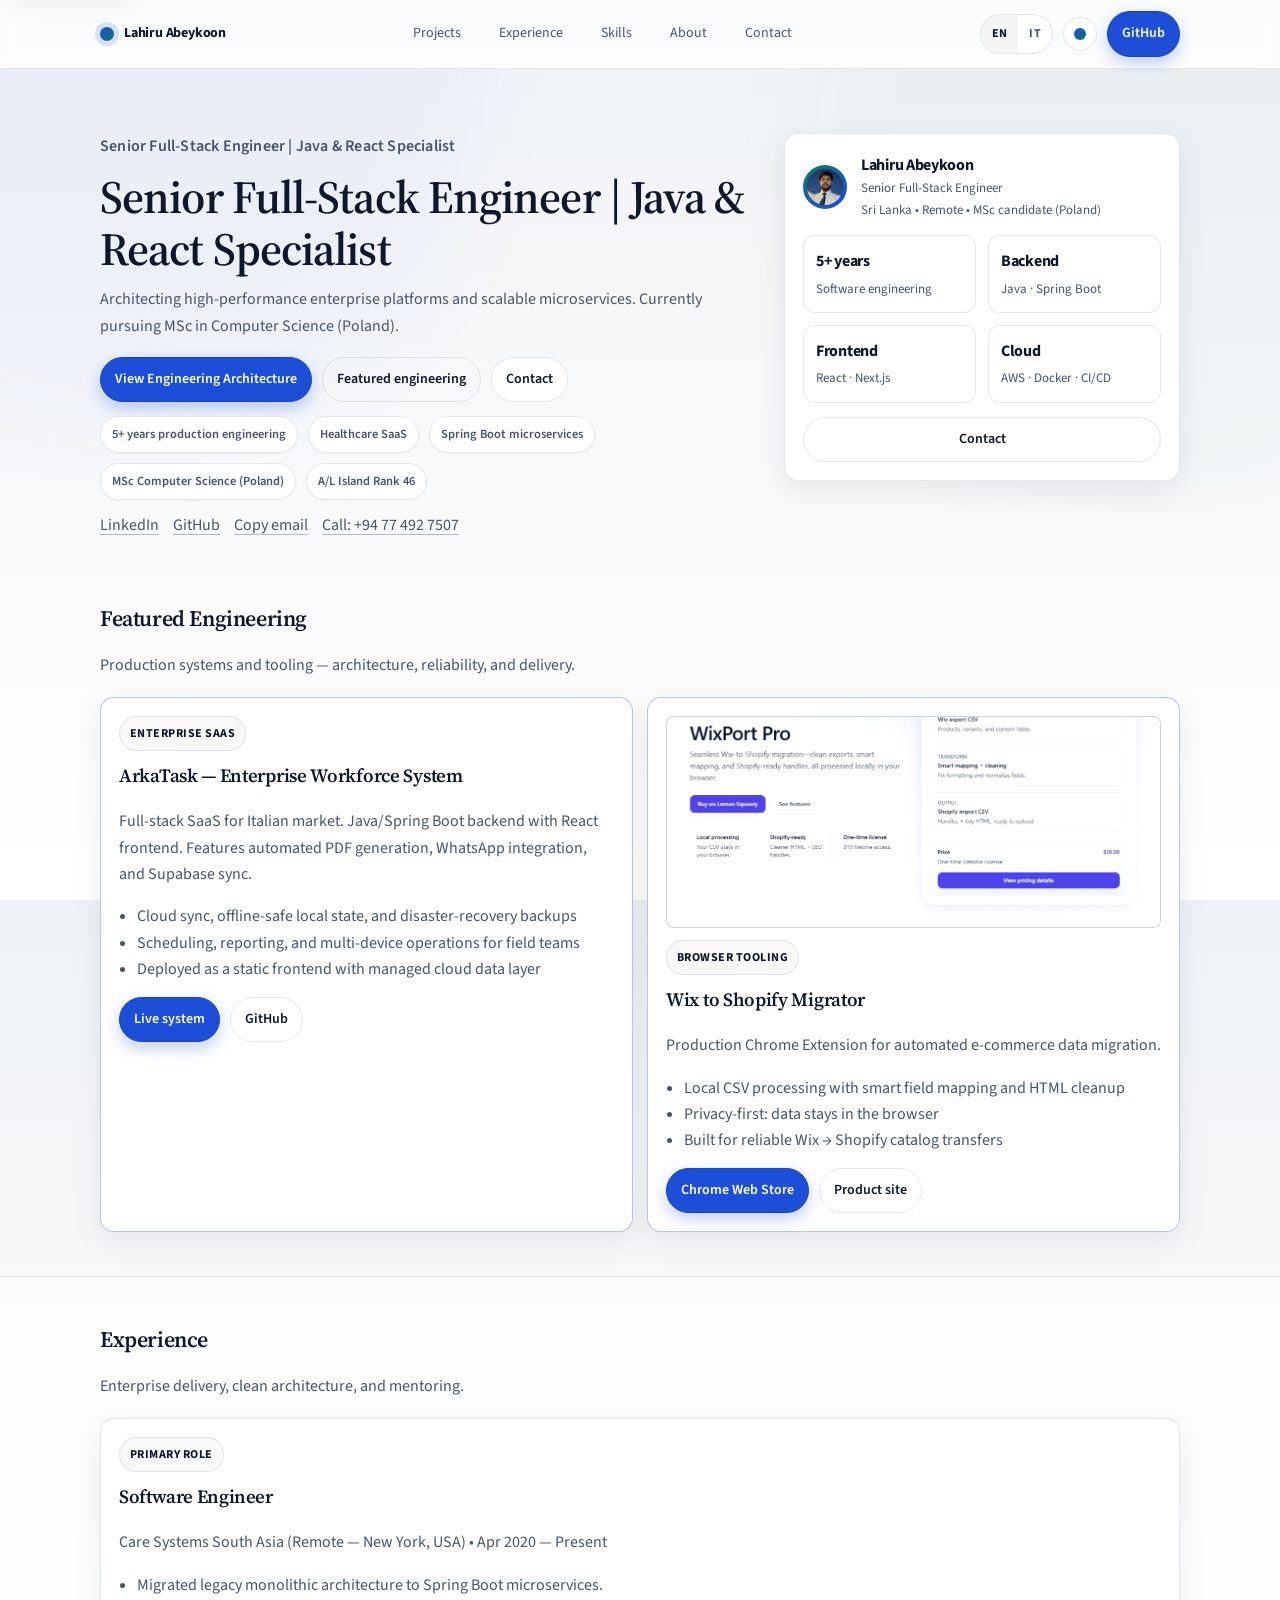
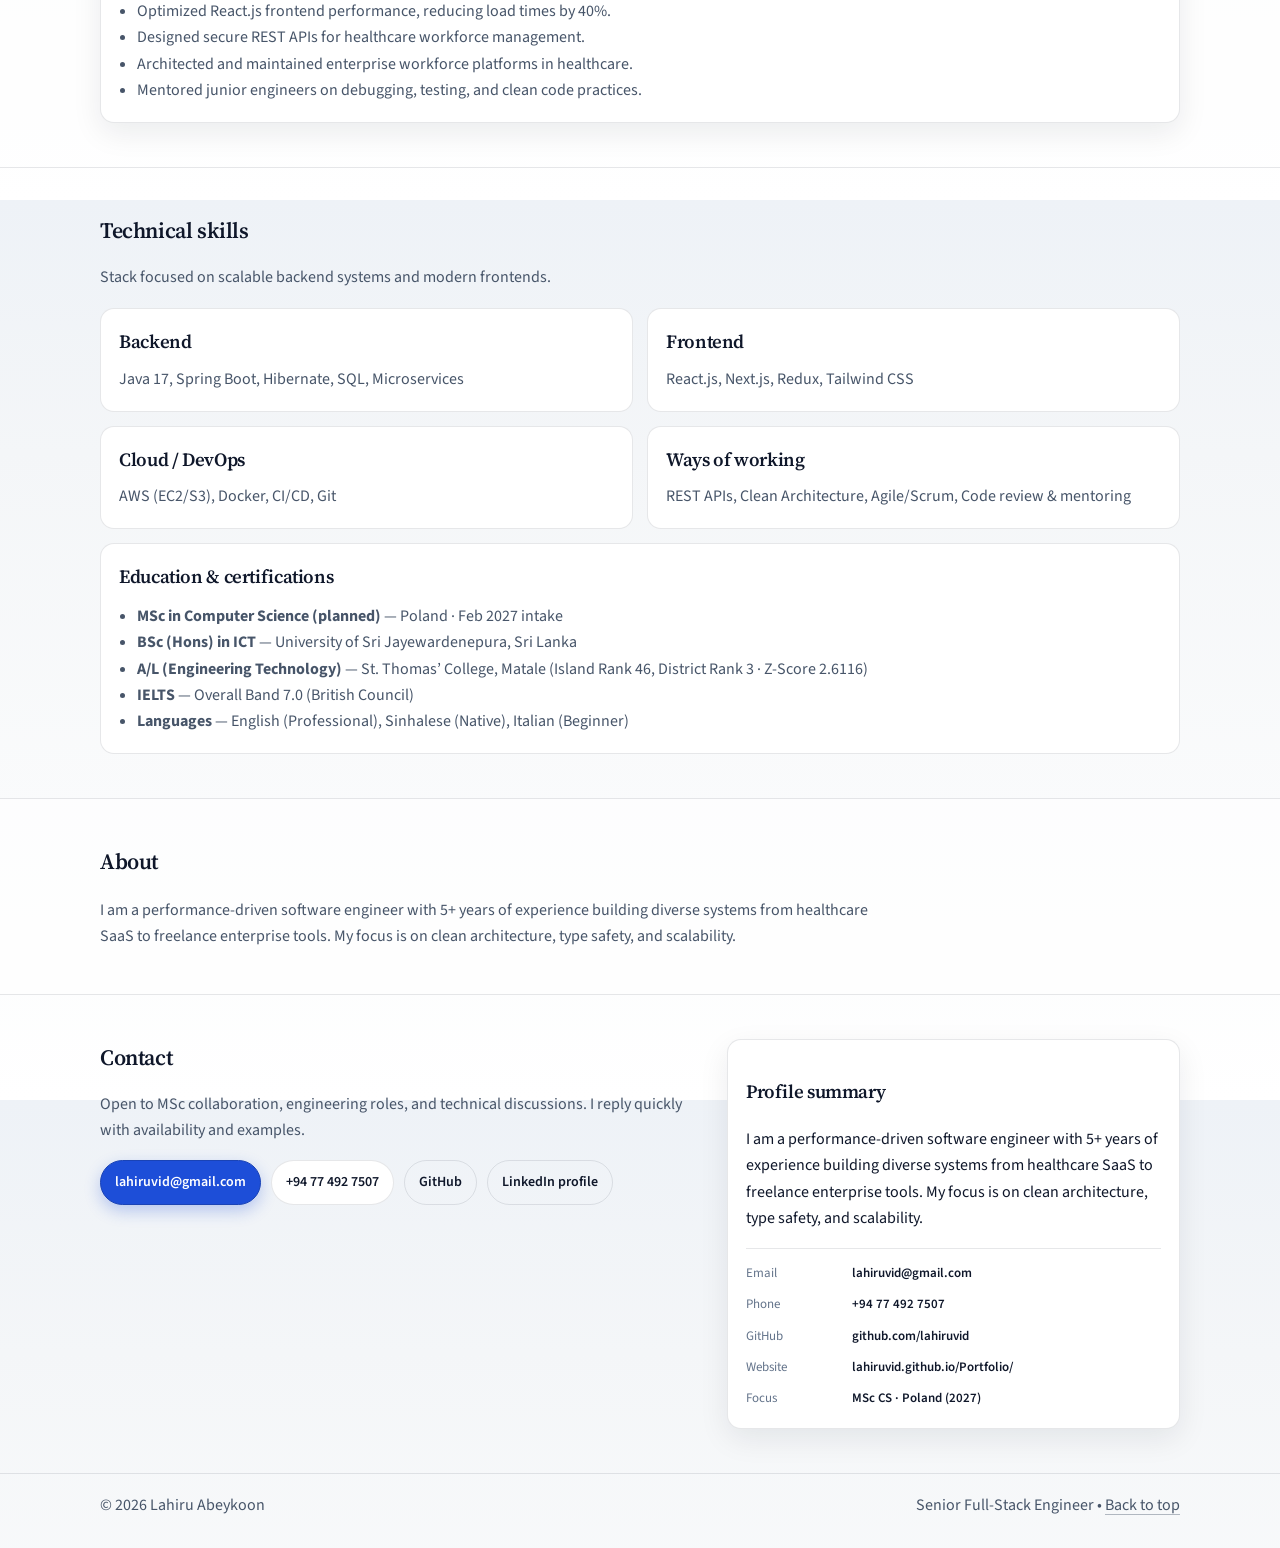
<file: index.html>
<!doctype html>
<html lang="en" data-lang="en" translate="no" class="notranslate">
  <head>
    <meta charset="UTF-8" />
    <meta name="viewport" content="width=device-width, initial-scale=1.0" />
    <meta
      name="description"
      content="Lahiru Abeykoon — Senior Full-Stack Engineer (Java & React). Enterprise platforms, microservices, and MSc Computer Science candidate (Poland)."
    />
    <title>Lahiru Abeykoon — Senior Full-Stack Engineer</title>
    <link rel="preconnect" href="https://fonts.googleapis.com" />
    <link rel="preconnect" href="https://fonts.gstatic.com" crossorigin />
    <link
      href="https://fonts.googleapis.com/css2?family=Source+Sans+3:wght@400;500;600;700&family=Source+Serif+4:opsz,wght@8..60,500;8..60,600;8..60,700&display=swap"
      rel="stylesheet"
    />
    <link rel="stylesheet" href="./styles.css?v=20260718b" />
  </head>
  <body data-theme="light">
    <a class="skip" href="#content">Skip to content</a>

    <header class="header">
      <div class="container header__inner">
        <a class="brand" href="#top" aria-label="Back to top">
          <span class="brand__mark" aria-hidden="true"></span>
          <span class="brand__text">Lahiru Abeykoon</span>
        </a>

        <nav class="nav" aria-label="Primary">
          <a href="#projects" data-i18n="nav.projects">Projects</a>
          <a href="#experience" data-i18n="nav.experience">Experience</a>
          <a href="#skills" data-i18n="nav.skills">Skills</a>
          <a href="#about" data-i18n="nav.about">About</a>
          <a href="#contact" data-i18n="nav.contact">Contact</a>
        </nav>

        <div class="header__actions">
          <div class="seg notranslate" role="group" aria-label="Language" translate="no" data-notranslate="true">
            <button class="seg__btn notranslate" id="langEN" type="button" aria-pressed="true" translate="no">EN</button>
            <button class="seg__btn notranslate" id="langIT" type="button" aria-pressed="false" translate="no">IT</button>
          </div>
          <button class="iconbtn" id="themeToggle" type="button" aria-label="Toggle theme">
            <span class="iconbtn__dot" aria-hidden="true"></span>
          </button>
          <a class="btn btn--primary" href="https://github.com/lahiruvid" target="_blank" rel="noreferrer" data-i18n="cta.github">
            GitHub
          </a>
        </div>
      </div>
    </header>

    <main id="content">
      <section class="hero" id="top">
        <div class="container hero__inner">
          <div class="hero__copy">
            <p class="eyebrow" data-i18n="hero.eyebrow">Senior Full-Stack Engineer | Java &amp; React Specialist</p>
            <h1>
              <span data-i18n="hero.h1">Senior Full-Stack Engineer | Java &amp; React Specialist</span>
            </h1>
            <p class="lead">
              <span data-i18n="hero.lead">
                Architecting high-performance enterprise platforms and scalable microservices. Currently pursuing MSc in Computer Science (Poland).
              </span>
            </p>

            <div class="hero__cta">
              <a
                class="btn btn--primary"
                href="https://github.com/lahiruvid"
                target="_blank"
                rel="noreferrer"
                data-i18n="cta.architecture"
              >
                View Engineering Architecture
              </a>
              <a class="btn btn--ghost" href="#projects" data-i18n="cta.viewProjects">Featured engineering</a>
              <a class="btn btn--secondary" href="#contact" data-i18n="cta.contact">Contact</a>
            </div>

            <div class="chips" aria-label="Quick highlights">
              <span class="chip" data-i18n="chip.years">5+ years production engineering</span>
              <span class="chip" data-i18n="chip.health">Healthcare SaaS</span>
              <span class="chip" data-i18n="chip.api">Spring Boot microservices</span>
              <span class="chip" data-i18n="chip.msc">MSc Computer Science (Poland)</span>
              <span class="chip" data-i18n="chip.rank">A/L Island Rank 46</span>
            </div>

            <div class="hero__links">
              <a class="link" href="https://www.linkedin.com/in/lahiru-abeykoon-052228202" target="_blank" rel="noreferrer">
                LinkedIn
              </a>
              <a class="link" href="https://github.com/lahiruvid" target="_blank" rel="noreferrer">GitHub</a>
              <button class="link link--button" type="button" id="copyEmail" data-copy="lahiruvid@gmail.com">
                <span data-i18n="link.copyEmail">Copy email</span>
              </button>
              <a class="link" href="tel:+94774927507"><span data-i18n="link.call">Call</span>: +94 77 492 7507</a>
            </div>
          </div>

          <aside class="hero__card" aria-label="Profile card">
            <div class="card">
              <div class="card__top">
                <div class="avatar" aria-hidden="true">
                  <span class="avatar__ring"></span>
                  <img class="avatar__img" src="./assets/lahiru-profile.png" alt="Lahiru Abeykoon profile photo" />
                </div>
                <div class="card__meta">
                  <div class="card__name">Lahiru Abeykoon</div>
                  <div class="card__role" data-i18n="card.role">Senior Full-Stack Engineer</div>
                  <div class="card__loc" data-i18n="card.loc">Sri Lanka • Remote • MSc candidate (Poland)</div>
                </div>
              </div>

              <div class="card__grid" role="list">
                <div class="stat" role="listitem">
                  <div class="stat__k">5+ years</div>
                  <div class="stat__v" data-i18n="stat.software">Software engineering</div>
                </div>
                <div class="stat" role="listitem">
                  <div class="stat__k">Backend</div>
                  <div class="stat__v">Java · Spring Boot</div>
                </div>
                <div class="stat" role="listitem">
                  <div class="stat__k">Frontend</div>
                  <div class="stat__v">React · Next.js</div>
                </div>
                <div class="stat" role="listitem">
                  <div class="stat__k">Cloud</div>
                  <div class="stat__v">AWS · Docker · CI/CD</div>
                </div>
              </div>

              <div class="card__footer">
                <a class="btn btn--secondary btn--full" href="#contact" data-i18n="nav.contact">Contact</a>
              </div>
            </div>
          </aside>
        </div>

        <div class="hero__bg" aria-hidden="true">
          <div class="glow glow--a"></div>
          <div class="glow glow--b"></div>
          <div class="grid"></div>
        </div>
      </section>

      <section class="section" id="projects">
        <div class="container">
          <div class="section__head">
            <h2 data-i18n="projects.h2">Featured Engineering</h2>
            <p class="muted" data-i18n="projects.sub">
              Production systems and tooling — architecture, reliability, and delivery.
            </p>
          </div>

          <div class="cards cards--featured">
            <article class="pcard pcard--featured">
              <div class="pcard__top">
                <p class="badge" data-i18n="feat.badge1">Enterprise SaaS</p>
                <h3 data-i18n="feat.arka.h3">ArkaTask — Enterprise Workforce System</h3>
                <p class="muted" data-i18n="feat.arka.p">
                  Full-stack SaaS for Italian market. Java/Spring Boot backend with React frontend. Features automated PDF generation, WhatsApp integration, and Supabase sync.
                </p>
              </div>
              <ul class="pcard__bullets">
                <li data-i18n="feat.arka.b1">Cloud sync, offline-safe local state, and disaster-recovery backups</li>
                <li data-i18n="feat.arka.b2">Scheduling, reporting, and multi-device operations for field teams</li>
                <li data-i18n="feat.arka.b3">Deployed as a static frontend with managed cloud data layer</li>
              </ul>
              <div class="pcard__actions">
                <a
                  class="btn btn--primary"
                  href="https://okithaservicesrlitaly.pages.dev"
                  target="_blank"
                  rel="noreferrer"
                  data-i18n="feat.arka.live"
                >
                  Live system
                </a>
                <a
                  class="btn btn--ghost"
                  href="https://github.com/lahiruvid/arkatask"
                  target="_blank"
                  rel="noreferrer"
                  data-i18n="feat.arka.repo"
                >
                  GitHub
                </a>
              </div>
            </article>

            <article class="pcard pcard--featured">
              <div class="pcard__media">
                <img
                  src="./assets/wixport-desktop.png"
                  alt="WixPort Pro Chrome extension screenshot"
                  loading="lazy"
                />
              </div>
              <div class="pcard__top">
                <p class="badge" data-i18n="feat.badge2">Browser tooling</p>
                <h3 data-i18n="feat.wix.h3">Wix to Shopify Migrator</h3>
                <p class="muted" data-i18n="feat.wix.p">
                  Production Chrome Extension for automated e-commerce data migration.
                </p>
              </div>
              <ul class="pcard__bullets">
                <li data-i18n="feat.wix.b1">Local CSV processing with smart field mapping and HTML cleanup</li>
                <li data-i18n="feat.wix.b2">Privacy-first: data stays in the browser</li>
                <li data-i18n="feat.wix.b3">Built for reliable Wix → Shopify catalog transfers</li>
              </ul>
              <div class="pcard__actions">
                <a
                  class="btn btn--primary"
                  href="https://chromewebstore.google.com/detail/cbnhiggaonagmolcfjgljolmdihdiicn?utm_source=item-share-cb"
                  target="_blank"
                  rel="noreferrer"
                  data-i18n="feat.wix.live"
                >
                  Chrome Web Store
                </a>
                <a
                  class="btn btn--ghost"
                  href="https://lahiruvid.github.io/wixport-pro/index.html"
                  target="_blank"
                  rel="noreferrer"
                  data-i18n="feat.wix.repo"
                >
                  Product site
                </a>
              </div>
            </article>
          </div>
        </div>
      </section>

      <section class="section section--alt" id="experience">
        <div class="container">
          <div class="section__head">
            <h2 data-i18n="exp.h2">Experience</h2>
            <p class="muted" data-i18n="exp.sub">
              Enterprise delivery, clean architecture, and mentoring.
            </p>
          </div>

          <div class="timeline">
            <article class="titem titem--featured">
              <div class="titem__role">
                <p class="badge" data-i18n="exp.badge">Primary role</p>
                <h3 data-i18n="exp.role1">Software Engineer</h3>
                <p class="muted">
                  <span data-i18n="exp.company1">Care Systems South Asia (Remote — New York, USA) • Apr 2020 — Present</span>
                </p>
              </div>
              <ul class="titem__bullets">
                <li data-i18n="exp.b11">Migrated legacy monolithic architecture to Spring Boot microservices.</li>
                <li data-i18n="exp.b12">Optimized React.js frontend performance, reducing load times by 40%.</li>
                <li data-i18n="exp.b13">Designed secure REST APIs for healthcare workforce management.</li>
                <li data-i18n="exp.b14">Architected and maintained enterprise workforce platforms in healthcare.</li>
                <li data-i18n="exp.b15">Mentored junior engineers on debugging, testing, and clean code practices.</li>
              </ul>
            </article>
          </div>
        </div>
      </section>

      <section class="section" id="skills">
        <div class="container">
          <div class="section__head">
            <h2 data-i18n="skills.h2">Technical skills</h2>
            <p class="muted" data-i18n="skills.sub">
              Stack focused on scalable backend systems and modern frontends.
            </p>
          </div>

          <div class="skills">
            <div class="skill">
              <h3 data-i18n="skills.backend">Backend</h3>
              <p>Java 17, Spring Boot, Hibernate, SQL, Microservices</p>
            </div>
            <div class="skill">
              <h3 data-i18n="skills.frontend">Frontend</h3>
              <p>React.js, Next.js, Redux, Tailwind CSS</p>
            </div>
            <div class="skill">
              <h3 data-i18n="skills.cloud">Cloud / DevOps</h3>
              <p>AWS (EC2/S3), Docker, CI/CD, Git</p>
            </div>
            <div class="skill">
              <h3 data-i18n="skills.ways">Ways of working</h3>
              <p>REST APIs, Clean Architecture, Agile/Scrum, Code review &amp; mentoring</p>
            </div>
          </div>

          <div class="edu">
            <h3 data-i18n="edu.h3">Education &amp; certifications</h3>
            <ul class="edu__list">
              <li>
                <strong data-i18n="edu.d0">MSc in Computer Science (planned)</strong> —
                <span data-i18n="edu.d0s">Poland · Feb 2027 intake</span>
              </li>
              <li>
                <strong data-i18n="edu.d1">BSc (Hons) in ICT</strong> —
                <span data-i18n="edu.d1s">University of Sri Jayewardenepura, Sri Lanka</span>
              </li>
              <li>
                <strong data-i18n="edu.d2">A/L (Engineering Technology)</strong> —
                <span data-i18n="edu.d2s">St. Thomas’ College, Matale</span>
                <span class="muted" data-i18n="edu.d2x">(Island Rank 46, District Rank 3 · Z-Score 2.6116)</span>
              </li>
              <li>
                <strong data-i18n="edu.d4">IELTS</strong> —
                <span data-i18n="edu.d4s">Overall Band 7.0 (British Council)</span>
              </li>
              <li>
                <strong data-i18n="edu.d5">Languages</strong> —
                <span data-i18n="edu.d5s">English (Professional), Sinhalese (Native), Italian (Beginner)</span>
              </li>
            </ul>
          </div>
        </div>
      </section>

      <section class="section section--alt" id="about">
        <div class="container">
          <div class="section__head">
            <h2 data-i18n="about.h2">About</h2>
          </div>
          <p class="lead about__text" data-i18n="about.p">
            I am a performance-driven software engineer with 5+ years of experience building diverse systems from healthcare SaaS to freelance enterprise tools. My focus is on clean architecture, type safety, and scalability.
          </p>
        </div>
      </section>

      <section class="section" id="contact">
        <div class="container">
          <div class="contact">
            <div class="contact__copy">
              <h2 data-i18n="contact.h2">Contact</h2>
              <p class="muted">
                <span data-i18n="contact.sub">
                  Open to MSc collaboration, engineering roles, and technical discussions. I reply quickly with availability and examples.
                </span>
              </p>
              <div class="contact__links">
                <a class="btn btn--primary" href="mailto:lahiruvid@gmail.com">lahiruvid@gmail.com</a>
                <a class="btn btn--secondary" href="tel:+94774927507">+94 77 492 7507</a>
                <a class="btn btn--ghost" href="https://github.com/lahiruvid" target="_blank" rel="noreferrer">GitHub</a>
                <a class="btn btn--ghost" href="https://www.linkedin.com/in/lahiru-abeykoon-052228202" target="_blank" rel="noreferrer">
                  <span data-i18n="contact.linkedin">LinkedIn profile</span>
                </a>
              </div>
            </div>

            <div class="contact__card card card--soft">
              <h3 data-i18n="pitch.h3">Profile summary</h3>
              <p>
                <span data-i18n="pitch.p">
                  I am a performance-driven software engineer with 5+ years of experience building diverse systems from healthcare SaaS to freelance enterprise tools. My focus is on clean architecture, type safety, and scalability.
                </span>
              </p>
              <div class="divider" role="separator" aria-hidden="true"></div>
              <div class="kvs">
                <div class="kv"><span class="kv__k">Email</span><span class="kv__v">lahiruvid@gmail.com</span></div>
                <div class="kv"><span class="kv__k">Phone</span><span class="kv__v">+94 77 492 7507</span></div>
                <div class="kv"><span class="kv__k">GitHub</span><span class="kv__v">github.com/lahiruvid</span></div>
                <div class="kv"><span class="kv__k">Website</span><span class="kv__v">lahiruvid.github.io/Portfolio/</span></div>
                <div class="kv"><span class="kv__k" data-i18n="kv.location">Focus</span><span class="kv__v" data-i18n="kv.locationVal">MSc CS · Poland (2027)</span></div>
              </div>
            </div>
          </div>
        </div>
      </section>
    </main>

    <footer class="footer">
      <div class="container footer__inner">
        <span class="muted">© <span id="year"></span> Lahiru Abeykoon</span>
        <span class="muted">
          Senior Full-Stack Engineer • <a class="link" href="#top">Back to top</a>
        </span>
      </div>
    </footer>

    <script src="./script.js?v=20260718b"></script>
  </body>
</html>
</file>
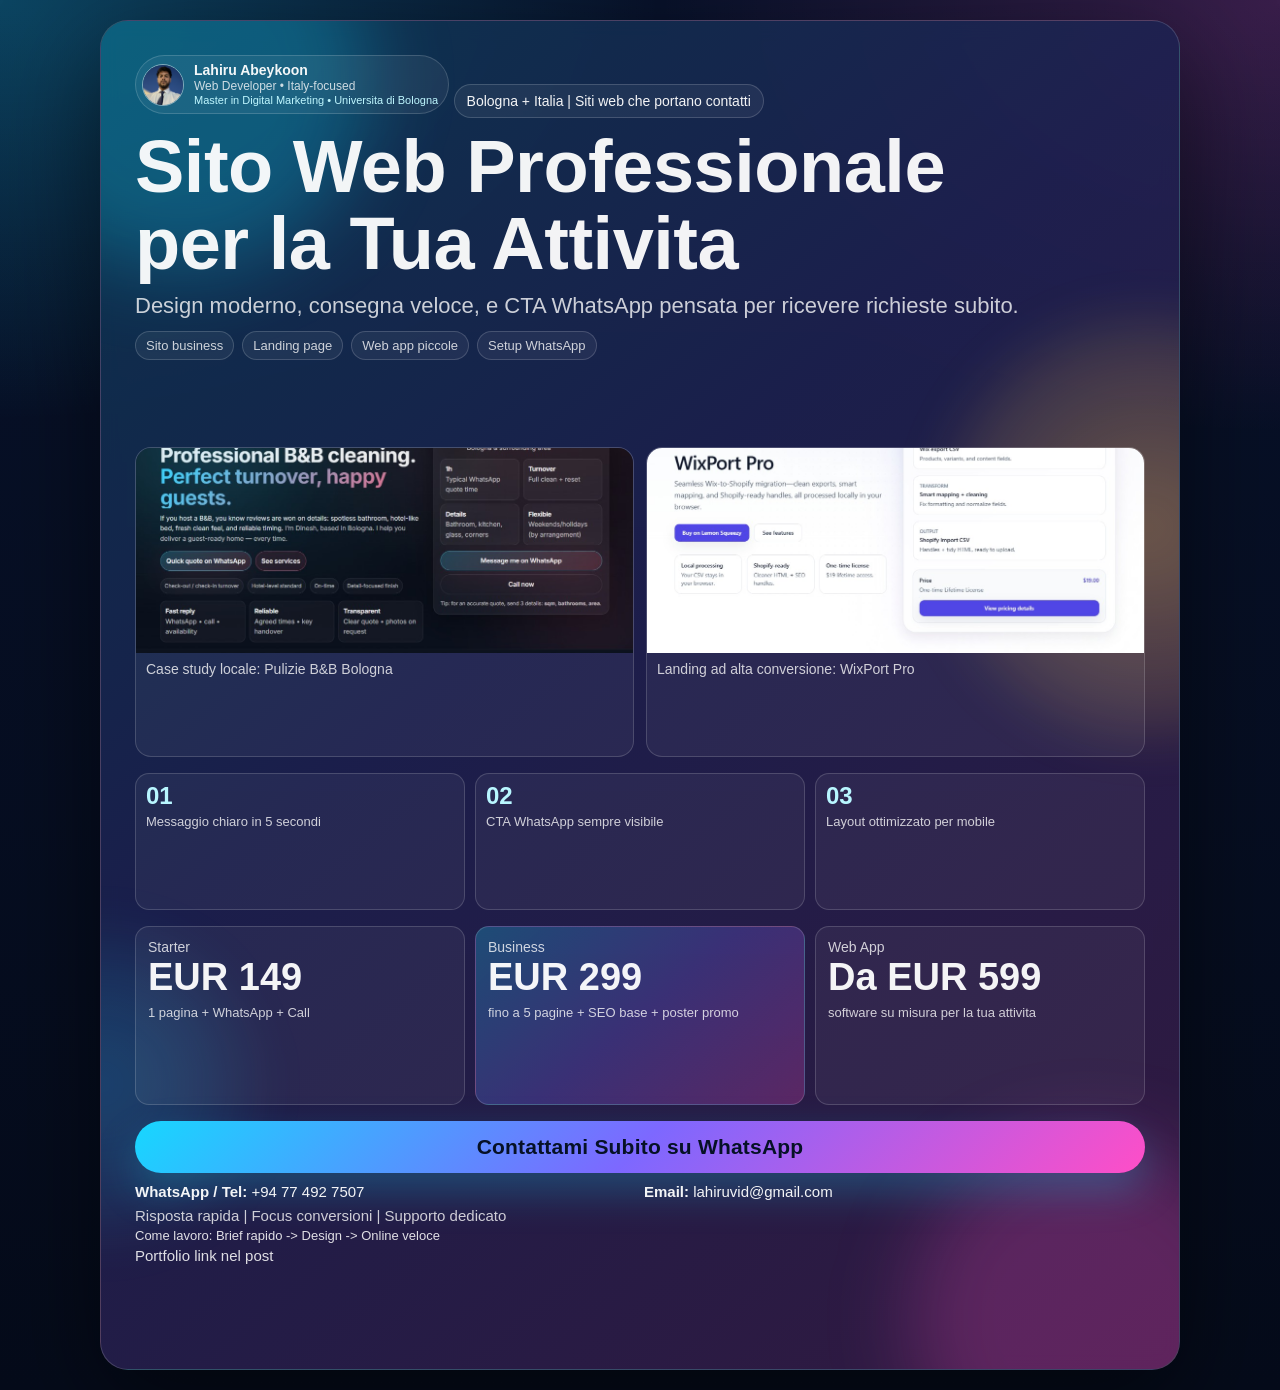
<file: portfolio/poster-package/index.html>
<!doctype html>
<html lang="it">
  <head>
    <meta charset="UTF-8" />
    <meta name="viewport" content="width=device-width, initial-scale=1.0" />
    <title>Poster - Siti Web Bologna</title>
    <link rel="stylesheet" href="./styles.css" />
  </head>
  <body>
    <main class="stage">
      <article class="poster">
        <div class="poster__glow poster__glow--a" aria-hidden="true"></div>
        <div class="poster__glow poster__glow--b" aria-hidden="true"></div>

        <header class="top">
          <div class="profile">
            <img src="../assets/lahiru-profile.png" alt="Lahiru profile photo" />
            <div>
              <p class="profile__name">Lahiru Abeykoon</p>
              <p class="profile__role">Web Developer • Italy-focused</p>
              <p class="profile__cred">Master in Digital Marketing • Universita di Bologna</p>
            </div>
          </div>
          <p class="pill">Bologna + Italia | Siti web che portano contatti</p>
          <h1>Sito Web Professionale per la Tua Attivita</h1>
          <p class="lead">
            Design moderno, consegna veloce, e CTA WhatsApp pensata per ricevere richieste subito.
          </p>
          <div class="service-tags" aria-label="Servizi rapidi">
            <span>Sito business</span>
            <span>Landing page</span>
            <span>Web app piccole</span>
            <span>Setup WhatsApp</span>
          </div>
        </header>

        <section class="showcase" aria-label="Portfolio previews">
          <figure class="shot">
            <img src="../assets/dinesh-case-new.png" alt="Preview sito pulizie B&B Bologna" />
            <figcaption>Case study locale: Pulizie B&amp;B Bologna</figcaption>
          </figure>
          <figure class="shot">
            <img src="../assets/wixport-desktop.png" alt="Preview sito WixPort Pro" />
            <figcaption>Landing ad alta conversione: WixPort Pro</figcaption>
          </figure>
        </section>

        <section class="insights" aria-label="Perche funziona">
          <article class="insight">
            <h3>01</h3>
            <p>Messaggio chiaro in 5 secondi</p>
          </article>
          <article class="insight">
            <h3>02</h3>
            <p>CTA WhatsApp sempre visibile</p>
          </article>
          <article class="insight">
            <h3>03</h3>
            <p>Layout ottimizzato per mobile</p>
          </article>
        </section>

        <section class="pricing" aria-label="Pacchetti">
          <article class="card">
            <p>Starter</p>
            <h2>EUR 149</h2>
            <small>1 pagina + WhatsApp + Call</small>
          </article>
          <article class="card card--featured">
            <p>Business</p>
            <h2>EUR 299</h2>
            <small>fino a 5 pagine + SEO base + poster promo</small>
          </article>
          <article class="card">
            <p>Web App</p>
            <h2>Da EUR 599</h2>
            <small>software su misura per la tua attivita</small>
          </article>
        </section>

        <section class="contact">
          <a
            class="cta"
            href="https://wa.me/94774927507?text=Ciao%20Lahiru%2C%20voglio%20un%20sito%20per%20la%20mia%20attivita.%20Quando%20puoi%20iniziare%3F"
            target="_blank"
            rel="noreferrer"
            >Contattami Subito su WhatsApp</a
          >

          <div class="contact__grid">
            <p><strong>WhatsApp / Tel:</strong> +94 77 492 7507</p>
            <p><strong>Email:</strong> lahiruvid@gmail.com</p>
          </div>
          <p class="trust">Risposta rapida | Focus conversioni | Supporto dedicato</p>
          <p class="process-title">Come lavoro: Brief rapido -> Design -> Online veloce</p>
          <p class="footer-note">Portfolio link nel post</p>
        </section>
      </article>
    </main>
  </body>
</html>
</file>
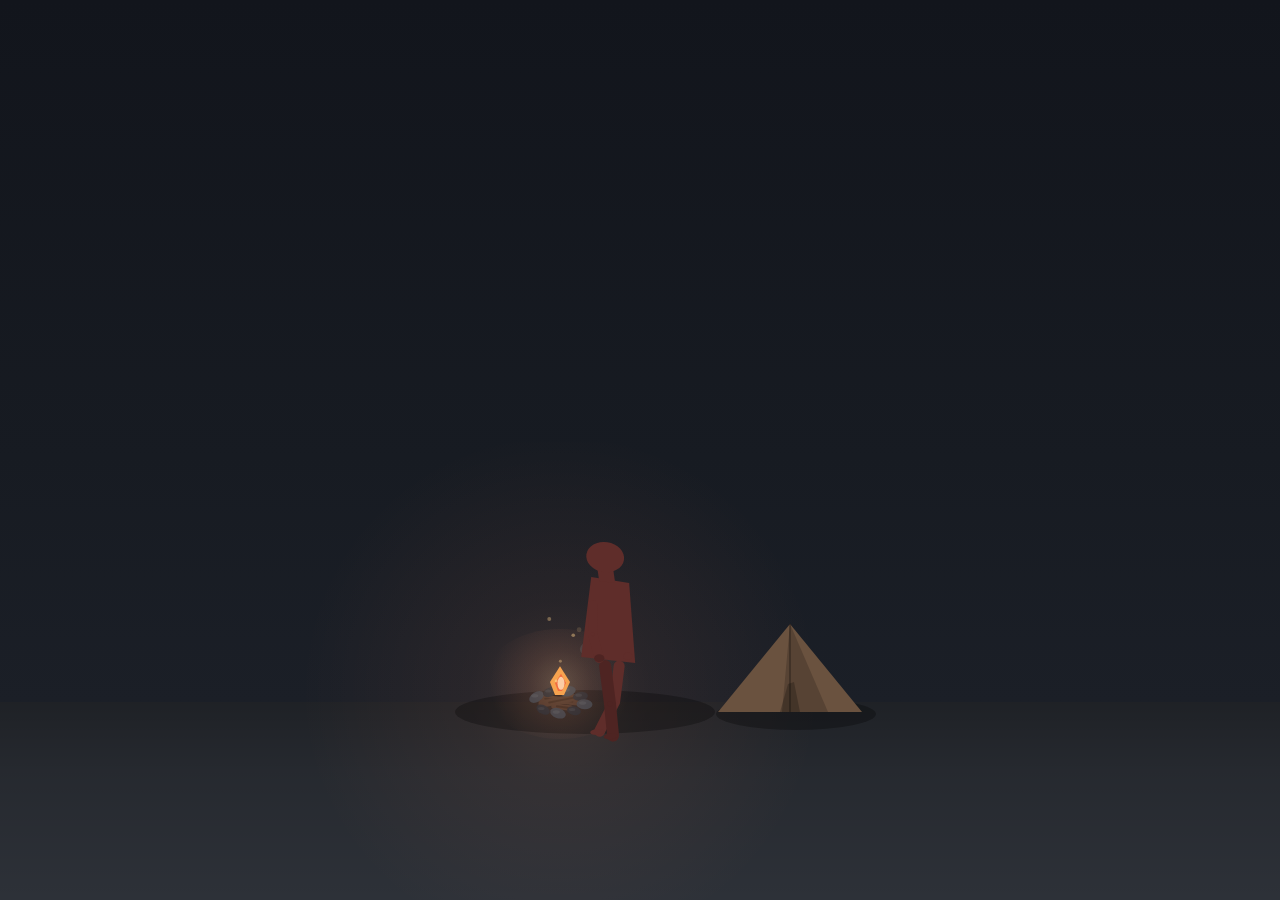
<file: alto-sprite-generator.html>
<!DOCTYPE html>
<html lang="en">
<head>
  <meta charset="UTF-8" />
  <meta name="viewport" content="width=device-width, initial-scale=1.0" />
  <title>Camp Walk Scene</title>
  <style>
    html, body {
      margin: 0;
      width: 100%;
      height: 100%;
      overflow: hidden;
      background: #15181d;
    }

    canvas {
      display: block;
      width: 100vw;
      height: 100vh;
    }
  </style>
</head>
<body>
  <canvas id="sceneCanvas" width="1100" height="600" aria-label="Walking character camp scene"></canvas>

  <script>
    const canvas = document.getElementById("sceneCanvas");
    const ctx = canvas.getContext("2d");

    const palette = {
      body: "#5f2d2a",
      shadow: "#4e2422",
      ground: "#2d3138",
      fireA: "#f7a34f",
      fireB: "#f26b3f",
      wood: "#4a342a",
      tent: "#6a523f",
      tentShade: "#574334",
      ember: "#ffd27a",
      smoke: "rgba(220, 220, 225, 0.35)",
      stoneA: "#3a3f47",
      stoneB: "#262a31"
    };

    let groundY = 470;
    const fireX = 560;
    const campX = 790;
    const fireTargetX = 600;
    const campTargetX = 735;

    const embers = [];
    const smokePuffs = [];

    const actor = {
      x: 680,
      y: 0,
      facing: -1,
      phase: 0,
      state: "toFire",
      holdMs: 0
    };

    function resizeCanvas() {
      const w = window.innerWidth;
      const h = window.innerHeight;
      canvas.width = w;
      canvas.height = h;
      groundY = Math.round(h * 0.78);
      actor.y = groundY;
    }

    function drawPolygon(points, color) {
      ctx.fillStyle = color;
      ctx.beginPath();
      ctx.moveTo(points[0][0], points[0][1]);
      for (let i = 1; i < points.length; i++) {
        ctx.lineTo(points[i][0], points[i][1]);
      }
      ctx.closePath();
      ctx.fill();
    }

    function pointFromAngle(x, y, angle, length) {
      return { x: x + Math.cos(angle) * length, y: y + Math.sin(angle) * length };
    }

    function clamp01(v) {
      return Math.max(0, Math.min(1, v));
    }

    function rand(min, max) {
      return min + Math.random() * (max - min);
    }

    function drawGround(t) {
      // Base ground
      ctx.fillStyle = palette.ground;
      ctx.fillRect(0, groundY, canvas.width, canvas.height - groundY);

      // Subtle distance gradient (darker farther up)
      const grad = ctx.createLinearGradient(0, groundY, 0, canvas.height);
      grad.addColorStop(0, "rgba(0,0,0,0.32)");
      grad.addColorStop(0.35, "rgba(0,0,0,0.16)");
      grad.addColorStop(1, "rgba(0,0,0,0)");
      ctx.fillStyle = grad;
      ctx.fillRect(0, groundY, canvas.width, canvas.height - groundY);

      // Fire light pool (screen blend feel via lighter composite)
      const flick = 0.65 + Math.sin(t * 0.012) * 0.18 + Math.sin(t * 0.027) * 0.09;
      const glowR = Math.max(160, Math.min(260, canvas.width * 0.22));
      const g = ctx.createRadialGradient(fireX, groundY - 10, 0, fireX, groundY - 10, glowR);
      g.addColorStop(0, `rgba(255, 156, 92, ${0.22 * flick})`);
      g.addColorStop(0.35, `rgba(255, 126, 64, ${0.10 * flick})`);
      g.addColorStop(1, "rgba(255, 120, 60, 0)");
      ctx.save();
      ctx.globalCompositeOperation = "screen";
      ctx.fillStyle = g;
      ctx.fillRect(fireX - glowR, groundY - glowR, glowR * 2, glowR * 2);
      ctx.restore();

      // Darker shadow oval behind the camp objects for depth
      ctx.fillStyle = "rgba(0,0,0,0.28)";
      ctx.beginPath();
      ctx.ellipse(fireX + 25, groundY + 10, 130, 22, 0, 0, Math.PI * 2);
      ctx.fill();
    }

    function drawBentLimb(startX, startY, upperLen, lowerLen, baseAngle, bendAngle, thickness, color) {
      const joint = pointFromAngle(startX, startY, baseAngle, upperLen);
      const end = pointFromAngle(joint.x, joint.y, baseAngle + bendAngle, lowerLen);

      ctx.strokeStyle = color;
      ctx.lineWidth = thickness;
      ctx.lineCap = "round";
      ctx.lineJoin = "round";
      ctx.beginPath();
      ctx.moveTo(startX, startY);
      ctx.lineTo(joint.x, joint.y);
      ctx.lineTo(end.x, end.y);
      ctx.stroke();

      ctx.fillStyle = color;
      ctx.beginPath();
      ctx.arc(joint.x, joint.y, thickness * 0.22, 0, Math.PI * 2);
      ctx.fill();

      return { joint, end };
    }

    function drawFoot(x, y, angle, color) {
      ctx.fillStyle = color;
      ctx.beginPath();
      ctx.ellipse(
        x + Math.cos(angle) * 2.5,
        y + Math.sin(angle) * 2.5,
        7,
        3,
        angle * 0.3,
        0,
        Math.PI * 2
      );
      ctx.fill();
    }

    function drawStoneRing(x, y) {
      const stones = [
        { a: -2.7, r: 26, rx: 8, ry: 5, c: palette.stoneA },
        { a: -2.0, r: 24, rx: 7, ry: 4.5, c: palette.stoneB },
        { a: -1.25, r: 25, rx: 8, ry: 5, c: palette.stoneA },
        { a: -0.55, r: 24, rx: 7.5, ry: 4.5, c: palette.stoneB },
        { a: 0.2, r: 25, rx: 8, ry: 5, c: palette.stoneA },
        { a: 0.95, r: 24, rx: 7, ry: 4.3, c: palette.stoneB },
        { a: 1.65, r: 25, rx: 8, ry: 5, c: palette.stoneA },
        { a: 2.35, r: 24, rx: 7.2, ry: 4.4, c: palette.stoneB }
      ];

      for (const s of stones) {
        const px = x + Math.cos(s.a) * s.r;
        const py = y + Math.sin(s.a) * (s.r * 0.45);
        ctx.fillStyle = s.c;
        ctx.beginPath();
        ctx.ellipse(px, py, s.rx, s.ry, s.a * 0.2, 0, Math.PI * 2);
        ctx.fill();

        ctx.fillStyle = "rgba(255,255,255,0.06)";
        ctx.beginPath();
        ctx.ellipse(px - 1.8, py - 1.2, s.rx * 0.45, s.ry * 0.35, 0, 0, Math.PI * 2);
        ctx.fill();
      }
    }

    function drawLog(x1, y1, x2, y2, w) {
      ctx.save();
      ctx.lineCap = "round";
      ctx.strokeStyle = palette.wood;
      ctx.lineWidth = w;
      ctx.beginPath();
      ctx.moveTo(x1, y1);
      ctx.lineTo(x2, y2);
      ctx.stroke();

      // subtle bark highlight
      ctx.strokeStyle = "rgba(0,0,0,0.22)";
      ctx.lineWidth = Math.max(2, w * 0.18);
      ctx.beginPath();
      ctx.moveTo(x1 + (x2 - x1) * 0.18, y1 + (y2 - y1) * 0.18);
      ctx.lineTo(x1 + (x2 - x1) * 0.86, y1 + (y2 - y1) * 0.86);
      ctx.stroke();
      ctx.restore();
    }

    function drawCampfire(x, y, t) {
      // ember bed
      ctx.fillStyle = "rgba(25, 18, 18, 0.85)";
      ctx.beginPath();
      ctx.ellipse(x, y + 6, 22, 7, 0, 0, Math.PI * 2);
      ctx.fill();

      // logs
      drawLog(x - 22, y + 6, x + 18, y + 10, 7);
      drawLog(x - 18, y + 12, x + 22, y + 4, 7);
      drawLog(x - 6, y + 14, x + 10, y + 16, 5.5);

      drawStoneRing(x, y + 10);

      const flicker = Math.sin(t * 0.02) * 2.6 + Math.sin(t * 0.031) * 1.4;
      const heat = 0.72 + Math.sin(t * 0.013) * 0.2;

      // outer glow (screen-like)
      const glow = ctx.createRadialGradient(x, y - 10, 0, x, y - 10, 70);
      glow.addColorStop(0, `rgba(255, 190, 120, ${0.26 * heat})`);
      glow.addColorStop(0.45, `rgba(255, 128, 72, ${0.12 * heat})`);
      glow.addColorStop(1, "rgba(255, 120, 70, 0)");
      ctx.save();
      ctx.globalCompositeOperation = "screen";
      ctx.fillStyle = glow;
      ctx.beginPath();
      ctx.ellipse(x, y - 8, 78, 55, 0, 0, Math.PI * 2);
      ctx.fill();
      ctx.restore();

      drawPolygon(
        [
          [x, y - 28 + flicker],
          [x + 10, y - 10],
          [x + 4, y + 3],
          [x - 5, y + 3],
          [x - 10, y - 10]
        ],
        palette.fireA
      );

      drawPolygon(
        [
          [x + 1, y - 20 + flicker * 0.8],
          [x + 6, y - 9],
          [x + 2, y - 1],
          [x - 2, y - 1],
          [x - 5, y - 9]
        ],
        palette.fireB
      );

      // hot core
      ctx.fillStyle = "rgba(255, 238, 200, 0.75)";
      ctx.beginPath();
      ctx.ellipse(x + 1, y - 10 + flicker * 0.6, 3.5, 6.5, 0, 0, Math.PI * 2);
      ctx.fill();
    }

    function drawTent(x, y) {
      // ground shadow
      ctx.fillStyle = "rgba(0,0,0,0.28)";
      ctx.beginPath();
      ctx.ellipse(x + 6, y + 12, 80, 16, 0, 0, Math.PI * 2);
      ctx.fill();

      drawPolygon(
        [
          [x - 72, y + 10],
          [x, y - 78],
          [x + 72, y + 10]
        ],
        palette.tent
      );

      drawPolygon(
        [
          [x - 8, y + 10],
          [x, y - 78],
          [x + 38, y + 10]
        ],
        palette.tentShade
      );

      // seam line + door hint
      ctx.strokeStyle = "rgba(0,0,0,0.25)";
      ctx.lineWidth = 2;
      ctx.beginPath();
      ctx.moveTo(x, y - 78);
      ctx.lineTo(x, y + 10);
      ctx.stroke();

      ctx.fillStyle = "rgba(0,0,0,0.18)";
      drawPolygon(
        [
          [x - 10, y + 10],
          [x + 10, y + 10],
          [x + 4, y - 20],
          [x - 2, y - 18]
        ],
        "rgba(0,0,0,0.22)"
      );
    }

    function drawCharacter(x, y, facing, phase, moving) {
      const walk = moving ? Math.sin(phase) : 0;
      const walkOpp = moving ? Math.sin(phase + Math.PI) : 0;
      const bob = moving ? Math.sin(phase * 2) * 0.9 : 0;
      const yy = y + bob;
      const dir = facing;

      const frontBackPhase = Math.max(0, -walk);
      const rearBackPhase = Math.max(0, -walkOpp);

      ctx.save();
      ctx.translate(x, yy);
      ctx.scale(dir, 1);

      const hipFrontX = 6;
      const hipRearX = -8;
      const hipY = -35;
      const shoulderFrontX = 18;
      const shoulderRearX = -10;
      const shoulderY = -96;

      const rearLeg = drawBentLimb(
        hipRearX,
        hipY,
        36,
        33,
        Math.PI / 2 + walkOpp * 0.18,
        -(0.03 + rearBackPhase * 0.45),
        11,
        palette.body
      );

      const rearArm = drawBentLimb(
        shoulderRearX,
        shoulderY,
        28,
        24,
        Math.PI / 2 + 0.1 - walk * 0.12,
        0.25,
        9,
        palette.body
      );

      drawPolygon(
        [
          [-18, -118],
          [20, -124],
          [30, -44],
          [-24, -38]
        ],
        palette.body
      );

      drawPolygon(
        [
          [-2, -132],
          [14, -134],
          [12, -120],
          [-4, -118]
        ],
        palette.body
      );

      ctx.fillStyle = palette.body;
      ctx.beginPath();
      ctx.ellipse(6, -144, 19, 15, -0.15, 0, Math.PI * 2);
      ctx.fill();

      const frontLeg = drawBentLimb(
        hipFrontX,
        hipY,
        38,
        32,
        Math.PI / 2 + walk * 0.18,
        -(0.03 + frontBackPhase * 0.45),
        12,
        palette.shadow
      );

      const frontArm = drawBentLimb(
        shoulderFrontX,
        shoulderY,
        29,
        25,
        Math.PI / 2 - 0.1 + walk * 0.12,
        0.28,
        9.5,
        palette.body
      );

      ctx.fillStyle = palette.shadow;
      ctx.beginPath();
      ctx.ellipse(frontArm.end.x, frontArm.end.y, 5.1, 3.9, 0, 0, Math.PI * 2);
      ctx.fill();

      ctx.fillStyle = palette.body;
      ctx.beginPath();
      ctx.ellipse(rearArm.end.x, rearArm.end.y, 4.7, 3.7, 0, 0, Math.PI * 2);
      ctx.fill();

      drawFoot(frontLeg.end.x, frontLeg.end.y, Math.PI * 0.08 + walk * 0.04, palette.shadow);
      drawFoot(rearLeg.end.x, rearLeg.end.y, Math.PI * 0.11 - walk * 0.03, palette.body);

      ctx.restore();
    }

    function spawnEmber() {
      embers.push({
        x: fireX + rand(-6, 6),
        y: groundY - 18 + rand(-3, 3),
        vx: rand(-0.02, 0.05),
        vy: rand(-0.18, -0.06),
        life: rand(700, 1400),
        r: rand(1.3, 2.3)
      });
    }

    function spawnSmoke() {
      smokePuffs.push({
        x: fireX + rand(-10, 10),
        y: groundY - 26 + rand(-4, 4),
        vx: rand(0.02, 0.06),
        vy: rand(-0.05, -0.02),
        life: rand(2200, 3800),
        r: rand(6, 12)
      });
    }

    function updateAndDrawFireFX(deltaMs, t) {
      // spawn rates tuned to feel organic
      if (Math.random() < deltaMs * 0.006) spawnEmber();
      if (Math.random() < deltaMs * 0.0022) spawnSmoke();

      // embers
      for (let i = embers.length - 1; i >= 0; i -= 1) {
        const e = embers[i];
        e.life -= deltaMs;
        if (e.life <= 0) {
          embers.splice(i, 1);
          continue;
        }
        e.x += e.vx * deltaMs;
        e.y += e.vy * deltaMs;
        const a = clamp01(e.life / 1200);
        ctx.fillStyle = `rgba(255, 210, 140, ${0.85 * a})`;
        ctx.beginPath();
        ctx.arc(e.x, e.y, e.r * (0.6 + (1 - a) * 0.6), 0, Math.PI * 2);
        ctx.fill();
      }

      // smoke
      for (let i = smokePuffs.length - 1; i >= 0; i -= 1) {
        const s = smokePuffs[i];
        s.life -= deltaMs;
        if (s.life <= 0) {
          smokePuffs.splice(i, 1);
          continue;
        }
        // drift and expand
        const wobble = Math.sin((t + i * 999) * 0.0016) * 0.02;
        s.x += (s.vx + wobble) * deltaMs;
        s.y += s.vy * deltaMs;
        s.r += deltaMs * 0.004;
        const a = clamp01(s.life / 3200);
        ctx.fillStyle = `rgba(210, 210, 220, ${0.14 * a})`;
        ctx.beginPath();
        ctx.ellipse(s.x, s.y, s.r, s.r * 0.76, 0, 0, Math.PI * 2);
        ctx.fill();
      }
    }

    function updateActor(deltaMs) {
      const speed = 0.07 * deltaMs;

      if (actor.state === "toFire") {
        actor.facing = -1;
        actor.x = Math.max(fireTargetX, actor.x - speed);
        actor.phase += 0.0024 * deltaMs;
        if (actor.x <= fireTargetX) {
          actor.state = "waitAtFire";
          actor.holdMs = 0;
        }
      } else if (actor.state === "waitAtFire") {
        actor.facing = -1;
        actor.holdMs += deltaMs;
        if (actor.holdMs >= 5000) {
          actor.state = "toCamp";
        }
      } else if (actor.state === "toCamp") {
        actor.facing = 1;
        actor.x = Math.min(campTargetX, actor.x + speed);
        actor.phase += 0.0024 * deltaMs;
        if (actor.x >= campTargetX) {
          actor.state = "atCamp";
        }
      }
    }

    function render(timestamp) {
      if (!render.last) {
        render.last = timestamp;
      }
      const deltaMs = Math.min(40, timestamp - render.last);
      render.last = timestamp;

      updateActor(deltaMs);

      ctx.clearRect(0, 0, canvas.width, canvas.height);

      // background sky
      const sky = ctx.createLinearGradient(0, 0, 0, groundY);
      sky.addColorStop(0, "#12151c");
      sky.addColorStop(0.65, "#171b22");
      sky.addColorStop(1, "#1b1f27");
      ctx.fillStyle = sky;
      ctx.fillRect(0, 0, canvas.width, groundY);

      drawGround(timestamp);

      drawCampfire(fireX, groundY - 10, timestamp);
      updateAndDrawFireFX(deltaMs, timestamp);
      drawTent(campX, groundY);

      const isMoving = actor.state === "toFire" || actor.state === "toCamp";
      drawCharacter(actor.x, actor.y, actor.facing, actor.phase, isMoving);

      requestAnimationFrame(render);
    }

    resizeCanvas();
    window.addEventListener("resize", resizeCanvas);
    requestAnimationFrame(render);
  </script>
</body>
</html>
</file>
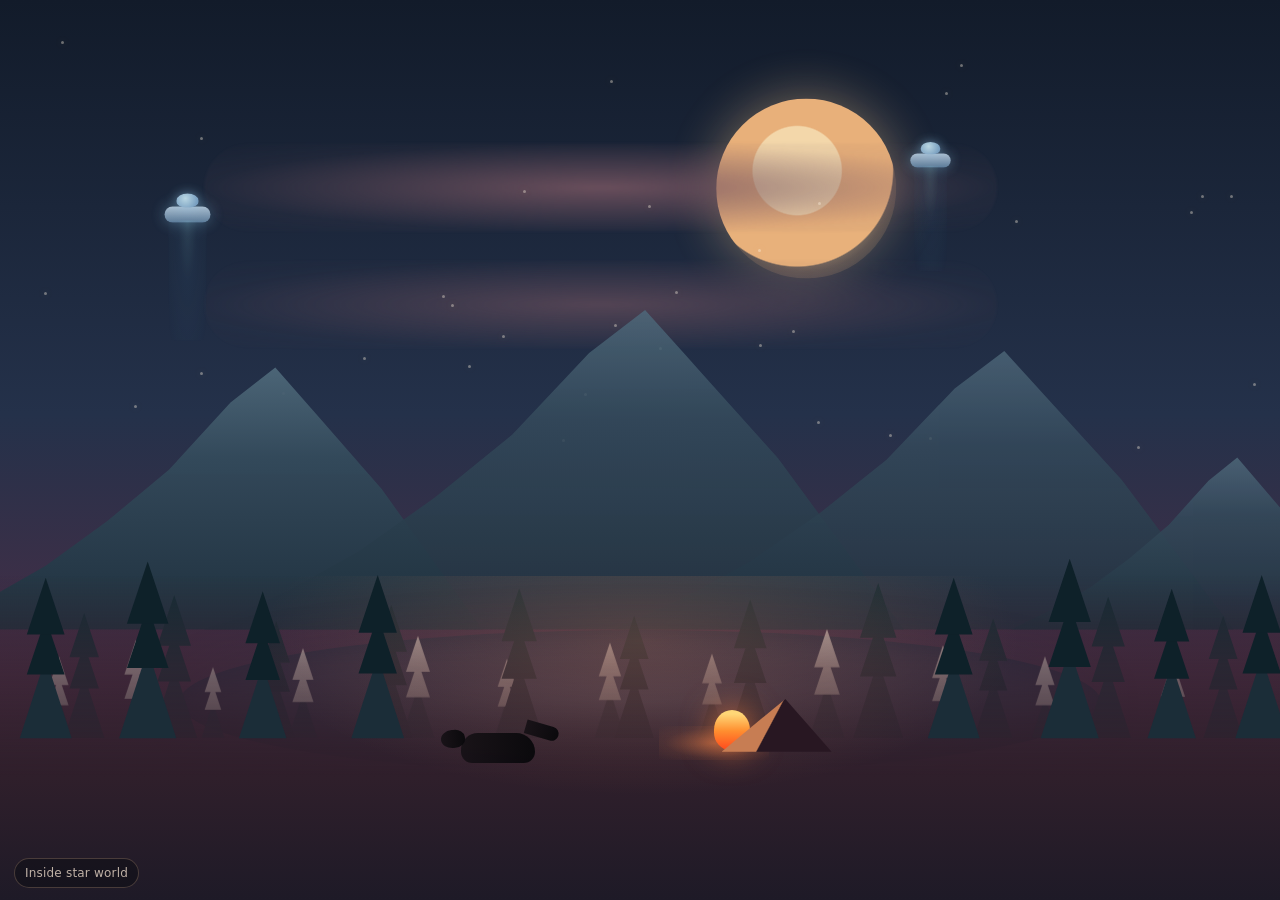
<file: star-world.html>
<!DOCTYPE html>
<html lang="en">
<head>
  <meta charset="UTF-8" />
  <meta name="viewport" content="width=device-width, initial-scale=1.0" />
  <title>Star Inner World</title>
  <style>
    :root {
      --sky-top: #121b2a;
      --sky-mid: #24314a;
      --sky-low: #4a2e46;
      --tree-far: #1f3340;
      --tree-mid: #173039;
      --tree-near: #10252f;
      --tree-edge: #0d1b24;
      --ground-1: #1e1a27;
      --ground-2: #2f1f2b;
    }

    * { box-sizing: border-box; }

    body {
      margin: 0;
      min-height: 100vh;
      overflow: hidden;
      background: #090d16;
      font-family: system-ui, -apple-system, Segoe UI, Roboto, Arial, sans-serif;
      color: #efe3d7;
    }

    .inner-scene {
      position: relative;
      width: 100vw;
      height: 100vh;
      overflow: hidden;
      background: linear-gradient(to bottom, var(--sky-top) 0%, var(--sky-mid) 46%, var(--sky-low) 76%, #341f2a 100%);
    }

    .layer {
      position: absolute;
      inset: 0;
      pointer-events: none;
      transform: translate3d(calc(var(--mx, 0) * 1px), calc(var(--my, 0) * 1px), 0);
      transition: transform 0.2s ease-out;
    }

    .moon {
      position: absolute;
      left: 56%;
      top: 11%;
      width: 180px;
      height: 180px;
      border-radius: 50%;
      background:
        radial-gradient(circle at 45% 40%, #ffe2b2 0 30%, #f4b97f 31% 65%, transparent 66%),
        radial-gradient(circle at 50% 50%, rgba(255, 218, 170, 0.9), rgba(255, 190, 130, 0.18) 65%, transparent 100%);
      filter: drop-shadow(0 0 26px rgba(255, 204, 144, 0.45));
      opacity: 0.95;
    }

    .clouds::before,
    .clouds::after {
      content: "";
      position: absolute;
      width: 62%;
      height: 88px;
      left: 16%;
      border-radius: 999px;
      background: radial-gradient(ellipse at center, rgba(120, 86, 98, 0.84), rgba(120, 86, 98, 0.08) 70%, transparent 100%);
      filter: blur(1.1px);
    }

    .clouds::before { top: 16%; animation: drift 23s linear infinite alternate; }
    .clouds::after { top: 29%; animation: drift 30s linear infinite alternate-reverse; opacity: 0.7; }

    .stars span {
      position: absolute;
      width: 3px;
      height: 3px;
      border-radius: 50%;
      background: rgba(255, 245, 225, 0.9);
      box-shadow: 0 0 8px rgba(255, 228, 162, 0.55);
      animation: twinkle var(--d, 3.6s) ease-in-out infinite;
      opacity: 0.42;
    }

    .ufo {
      position: absolute;
      width: 46px;
      height: 16px;
      border-radius: 999px;
      background: linear-gradient(to bottom, #c3d8ea 0%, #6789a8 100%);
      box-shadow: 0 0 15px rgba(155, 222, 255, 0.42);
      animation: ufo-float var(--u, 10s) ease-in-out infinite;
      animation-delay: var(--delay, 0s);
      opacity: 0.86;
    }

    .ufo::before {
      content: "";
      position: absolute;
      left: 50%;
      top: -13px;
      width: 22px;
      height: 14px;
      transform: translateX(-50%);
      border-radius: 50% 50% 40% 40%;
      background: radial-gradient(circle at 40% 35%, #d4f4ff 0%, #88b3d7 78%);
      box-shadow: 0 0 12px rgba(162, 220, 255, 0.58);
    }

    .ufo::after {
      content: "";
      position: absolute;
      left: 50%;
      top: 14px;
      width: 38px;
      height: 120px;
      transform: translateX(-50%);
      background: radial-gradient(ellipse at 50% 0%, rgba(156, 241, 255, 0.3), rgba(96, 183, 232, 0.11) 35%, rgba(96, 183, 232, 0) 100%);
      opacity: 0.5;
      animation: beam 1.1s ease-in-out infinite alternate;
    }

    .mountains {
      position: absolute;
      inset: auto 0 30% 0;
      height: 44%;
      z-index: 4;
    }

    .mountain {
      position: absolute;
      bottom: 0;
      width: var(--w, 500px);
      height: var(--h, 280px);
      background: linear-gradient(to bottom, rgba(95, 123, 141, 0.95), rgba(52, 74, 91, 0.96) 46%, rgba(31, 49, 62, 0.98) 100%);
      clip-path: var(--clip, polygon(0% 100%, 12% 90%, 22% 80%, 33% 66%, 44% 50%, 55% 29%, 63% 18%, 71% 34%, 82% 56%, 91% 78%, 100% 100%));
      border-radius: 8px 8px 0 0;
      overflow: hidden;
    }

    .mountain::after {
      content: "";
      position: absolute;
      inset: 0;
      background: linear-gradient(110deg, rgba(248, 251, 255, 0.92) 0 15%, rgba(230, 238, 245, 0.48) 16% 29%, rgba(255, 255, 255, 0) 30% 100%);
      clip-path: var(--snow, polygon(58% 30%, 64% 18%, 71% 30%, 76% 44%, 68% 41%, 61% 35%));
      opacity: 0.85;
    }

    .forest-far { z-index: 8; opacity: 0.82; }
    .forest-mid { z-index: 10; }
    .forest-near { z-index: 12; }

    .tree {
      position: absolute;
      bottom: 18%;
      width: 0;
      height: 0;
      border-left: 22px solid transparent;
      border-right: 22px solid transparent;
      border-bottom: 68px solid var(--tree-far);
      transform: scale(var(--s, 1));
      transform-origin: 50% 100%;
    }

    .tree::before,
    .tree::after {
      content: "";
      position: absolute;
      left: 50%;
      transform: translateX(-50%);
      width: 0;
      height: 0;
      border-left: 16px solid transparent;
      border-right: 16px solid transparent;
      border-bottom: 48px solid currentColor;
    }

    .tree::before { bottom: -14px; }
    .tree::after { bottom: 20px; }
    .forest-mid .tree { color: var(--tree-mid); filter: brightness(0.94); }
    .forest-near .tree { color: var(--tree-near); filter: brightness(0.88); }

    .lake {
      position: absolute;
      left: 14%;
      right: 14%;
      bottom: 14%;
      height: 16%;
      z-index: 7;
      border-radius: 50%;
      background:
        radial-gradient(ellipse at 50% 50%, rgba(158, 193, 222, 0.32) 0%, rgba(88, 125, 155, 0.22) 36%, rgba(40, 57, 82, 0.12) 67%, rgba(22, 32, 48, 0.04) 100%),
        linear-gradient(to bottom, rgba(42, 58, 78, 0.7), rgba(20, 30, 44, 0.34));
      box-shadow: inset 0 0 22px rgba(15, 35, 58, 0.44), 0 0 50px rgba(55, 98, 132, 0.16);
      filter: blur(0.2px);
    }

    .ground {
      position: absolute;
      inset: auto 0 0 0;
      height: 36%;
      z-index: 11;
      background:
        radial-gradient(ellipse at 50% 20%, rgba(255, 152, 96, 0.2), transparent 42%),
        linear-gradient(to top, var(--ground-1) 0%, var(--ground-2) 38%, rgba(55, 35, 49, 0.6) 72%, rgba(55, 35, 49, 0) 100%);
    }

    .camp {
      position: absolute;
      left: 52%;
      bottom: 14.7%;
      width: 180px;
      height: 90px;
      z-index: 16;
      pointer-events: none;
    }

    .camp .tent {
      position: absolute;
      right: 14px;
      bottom: 16px;
      width: 110px;
      height: 60px;
      clip-path: polygon(0 100%, 58% 12%, 100% 100%);
      background: linear-gradient(118deg, #c77d53 0 46%, #281722 47% 100%);
      box-shadow: 0 0 0 1px rgba(0, 0, 0, 0.36);
    }

    .camp .fire {
      position: absolute;
      left: 48px;
      bottom: 18px;
      width: 36px;
      height: 40px;
      border-radius: 50% 50% 44% 44%;
      background: linear-gradient(to top, #ff4a1d 0%, #ff8f30 48%, #ffd777 90%);
      filter: drop-shadow(0 0 16px rgba(255, 132, 62, 0.76));
      animation: flame 0.54s ease-in-out infinite alternate;
    }

    .camp .glow {
      position: absolute;
      left: 48px;
      bottom: 8px;
      width: 110px;
      height: 34px;
      transform: translateX(-50%);
      background: radial-gradient(ellipse at center, rgba(255, 136, 72, 0.45), rgba(255, 136, 72, 0.08) 62%, rgba(255, 136, 72, 0) 100%);
      animation: breathe 2.2s ease-in-out infinite;
    }

    .fox-silhouette {
      position: absolute;
      left: 36%;
      bottom: 15.2%;
      width: 74px;
      height: 30px;
      z-index: 15;
      background: linear-gradient(to right, rgba(23, 18, 23, 0.95), rgba(8, 8, 11, 0.95));
      border-radius: 18px 20px 12px 12px;
      animation: fox-shift 8.6s ease-in-out infinite;
    }

    .fox-silhouette::before {
      content: "";
      position: absolute;
      left: -20px;
      top: -3px;
      width: 24px;
      height: 18px;
      border-radius: 48% 44% 44% 50%;
      background: inherit;
      transform: rotate(-6deg);
    }

    .fox-silhouette::after {
      content: "";
      position: absolute;
      right: -24px;
      top: -9px;
      width: 34px;
      height: 14px;
      border-radius: 16px 999px 999px 16px;
      background: inherit;
      transform: rotate(16deg);
    }

    .fireflies {
      position: absolute;
      inset: 0;
      z-index: 17;
      pointer-events: none;
    }

    .firefly {
      position: absolute;
      width: 6px;
      height: 6px;
      border-radius: 50%;
      background: radial-gradient(circle, rgba(255, 238, 155, 0.95) 0%, rgba(255, 238, 155, 0.32) 54%, rgba(255, 238, 155, 0) 100%);
      box-shadow: 0 0 10px rgba(255, 227, 145, 0.55);
      animation: floaty var(--f, 6.5s) ease-in-out infinite, pulse var(--p, 2.4s) ease-in-out infinite;
      opacity: 0;
    }

    .note {
      position: fixed;
      left: 14px;
      bottom: 12px;
      z-index: 30;
      font-size: 12px;
      letter-spacing: 0.2px;
      color: rgba(248, 229, 212, 0.75);
      background: rgba(8, 10, 16, 0.42);
      padding: 7px 10px;
      border-radius: 999px;
      border: 1px solid rgba(255, 206, 159, 0.22);
      user-select: none;
      pointer-events: none;
    }

    @keyframes drift {
      from { transform: translateX(-14px); }
      to { transform: translateX(24px); }
    }

    @keyframes twinkle {
      0%, 100% { opacity: 0.35; transform: scale(1); }
      50% { opacity: 0.95; transform: scale(1.15); }
    }

    @keyframes flame {
      0% { transform: scale(0.94, 0.93) rotate(-2deg); }
      100% { transform: scale(1.06, 1.1) rotate(2deg); }
    }

    @keyframes breathe {
      0% { transform: translateX(-50%) scale(0.95, 0.92); opacity: 0.65; }
      100% { transform: translateX(-50%) scale(1.07, 1.12); opacity: 0.95; }
    }

    @keyframes ufo-float {
      0%, 100% { transform: translate3d(-12px, 0, 0); }
      40% { transform: translate3d(16px, -10px, 0); }
      72% { transform: translate3d(-2px, -20px, 0); }
    }

    @keyframes beam {
      0% { opacity: 0.35; transform: translateX(-50%) scaleY(0.75); }
      100% { opacity: 0.7; transform: translateX(-50%) scaleY(1.05); }
    }

    @keyframes fox-shift {
      0%, 100% { transform: translateX(0) scaleX(1); }
      45% { transform: translateX(26px) scaleX(-1); }
      50% { transform: translateX(26px) scaleX(-1); }
      95% { transform: translateX(0) scaleX(1); }
    }

    @keyframes floaty {
      0%, 100% { transform: translate(0, 0); }
      26% { transform: translate(16px, -18px); }
      56% { transform: translate(-10px, -30px); }
      82% { transform: translate(10px, -16px); }
    }

    @keyframes pulse {
      0%, 100% { opacity: 0.18; }
      50% { opacity: 1; }
    }
  </style>
</head>
<body>
  <div class="inner-scene" id="innerScene">
    <div class="layer" style="--mx:-0.8;--my:-0.4">
      <div class="moon"></div>
      <div class="clouds"></div>
    </div>

    <div class="stars" id="stars"></div>

    <div class="layer" style="--mx:-1.5;--my:-0.5">
      <div class="ufo" style="left:13%;top:23%;--u:11.5s;--delay:-1.2s"></div>
      <div class="ufo" style="left:71%;top:17%;--u:9.2s;--delay:-3.8s;transform:scale(.88)"></div>
    </div>

    <div class="layer mountains" style="--mx:-0.7;--my:-0.18">
      <div class="mountain" style="left:-6%;--w:560px;--h:320px"></div>
      <div class="mountain" style="left:16%;--w:700px;--h:390px;opacity:.92"></div>
      <div class="mountain" style="left:48%;--w:620px;--h:340px;opacity:.86"></div>
      <div class="mountain" style="left:79%;--w:360px;--h:210px;opacity:.9"></div>
    </div>

    <div class="layer forest-far" style="--mx:-1.1;--my:-0.22">
      <div class="tree" style="left:3%;--s:.6"></div><div class="tree" style="left:9%;--s:.72"></div><div class="tree" style="left:15%;--s:.52"></div>
      <div class="tree" style="left:22%;--s:.66"></div><div class="tree" style="left:31%;--s:.75"></div><div class="tree" style="left:38%;--s:.58"></div>
      <div class="tree" style="left:46%;--s:.7"></div><div class="tree" style="left:54%;--s:.62"></div><div class="tree" style="left:63%;--s:.8"></div>
      <div class="tree" style="left:72%;--s:.68"></div><div class="tree" style="left:80%;--s:.6"></div><div class="tree" style="left:90%;--s:.76"></div>
    </div>

    <div class="lake"></div>

    <div class="layer forest-mid" style="--mx:-1.8;--my:0.1">
      <div class="tree" style="left:5%;--s:.92"></div><div class="tree" style="left:12%;--s:1.05"></div><div class="tree" style="left:20%;--s:.86"></div>
      <div class="tree" style="left:29%;--s:.98"></div><div class="tree" style="left:39%;--s:1.1"></div><div class="tree" style="left:48%;--s:.9"></div>
      <div class="tree" style="left:57%;--s:1.02"></div><div class="tree" style="left:67%;--s:1.14"></div><div class="tree" style="left:76%;--s:.88"></div>
      <div class="tree" style="left:85%;--s:1.04"></div><div class="tree" style="left:94%;--s:.9"></div>
    </div>

    <div class="ground"></div>

    <div class="layer forest-near" style="--mx:-2.3;--my:0.24">
      <div class="tree" style="left:2%;--s:1.18"></div><div class="tree" style="left:10%;--s:1.3"></div><div class="tree" style="left:19%;--s:1.08"></div>
      <div class="tree" style="left:28%;--s:1.2"></div><div class="tree" style="left:73%;--s:1.18"></div><div class="tree" style="left:82%;--s:1.32"></div>
      <div class="tree" style="left:90%;--s:1.1"></div><div class="tree" style="left:97%;--s:1.2"></div>
    </div>

    <div class="fox-silhouette"></div>

    <div class="camp">
      <div class="glow"></div>
      <div class="fire"></div>
      <div class="tent"></div>
    </div>

    <div class="fireflies" id="fireflies"></div>
  </div>

  <div class="note">Inside star world</div>

  <script>
    const scene = document.getElementById("innerScene");
    const layers = Array.from(document.querySelectorAll(".layer"));
    const stars = document.getElementById("stars");
    const fireflies = document.getElementById("fireflies");

    for (let i = 0; i < 34; i += 1) {
      const s = document.createElement("span");
      s.style.left = `${2 + Math.random() * 96}%`;
      s.style.top = `${4 + Math.random() * 46}%`;
      s.style.setProperty("--d", `${2.4 + Math.random() * 2.8}s`);
      stars.appendChild(s);
    }

    for (let i = 0; i < 18; i += 1) {
      const dot = document.createElement("span");
      dot.className = "firefly";
      dot.style.left = `${8 + Math.random() * 84}%`;
      dot.style.top = `${26 + Math.random() * 62}%`;
      dot.style.setProperty("--f", `${4.8 + Math.random() * 4.6}s`);
      dot.style.setProperty("--p", `${1.6 + Math.random() * 2.8}s`);
      dot.style.animationDelay = `${Math.random() * 4.5}s`;
      fireflies.appendChild(dot);
    }

    function updateParallax(event) {
      const x = (event.clientX / window.innerWidth - 0.5) * 2;
      const y = (event.clientY / window.innerHeight - 0.5) * 2;
      for (const layer of layers) {
        const mx = parseFloat(layer.style.getPropertyValue("--mx")) || 0;
        const my = parseFloat(layer.style.getPropertyValue("--my")) || 0;
        layer.style.transform = `translate3d(${x * mx * 7}px, ${y * my * 7}px, 0)`;
      }
    }

    window.addEventListener("pointermove", updateParallax);

    // Touch fallback for subtle motion.
    let t = 0;
    setInterval(() => {
      t += 0.03;
      if (window.matchMedia("(pointer: coarse)").matches) {
        const fakeX = window.innerWidth * (0.5 + Math.sin(t) * 0.16);
        const fakeY = window.innerHeight * (0.5 + Math.cos(t * 0.7) * 0.13);
        updateParallax({ clientX: fakeX, clientY: fakeY });
      }
    }, 45);
  </script>
</body>
</html>
</file>
<file: styles.css>
/* Academic / MSc-ready light theme by default */
:root,
[data-theme="light"] {
  --bg: #f4f6f8;
  --bg2: #ffffff;
  --text: #0f172a;
  --muted: #475569;
  --muted2: #64748b;
  --card: rgba(15, 23, 42, 0.04);
  --card2: #ffffff;
  --line: rgba(15, 23, 42, 0.10);
  --shadow: 0 10px 30px rgba(15, 23, 42, 0.08);
  --accent: #1d4ed8;
  --accent2: #0f766e;
  --good: #15803d;
  --warn: #b45309;
  --radius: 14px;
  --radius2: 12px;
  --container: 1080px;
}

[data-theme="dark"] {
  --bg: #0f172a;
  --bg2: #111827;
  --text: rgba(248, 250, 252, 0.94);
  --muted: rgba(226, 232, 240, 0.72);
  --muted2: rgba(203, 213, 225, 0.58);
  --card: rgba(255, 255, 255, 0.05);
  --card2: rgba(255, 255, 255, 0.04);
  --line: rgba(255, 255, 255, 0.12);
  --shadow: 0 14px 40px rgba(0, 0, 0, 0.35);
  --accent: #60a5fa;
  --accent2: #2dd4bf;
}

* { box-sizing: border-box; }
html, body { height: 100%; }

body {
  margin: 0;
  background:
    linear-gradient(180deg, #eef2f7 0%, var(--bg) 28%, var(--bg2) 100%);
  color: var(--text);
  font-family: "Source Sans 3", system-ui, -apple-system, Segoe UI, Roboto, Arial, sans-serif;
  line-height: 1.65;
}

[data-theme="dark"] body,
body[data-theme="dark"] {
  background:
    radial-gradient(900px 500px at 15% 10%, rgba(96, 165, 250, 0.10), transparent 55%),
    linear-gradient(to bottom, var(--bg), var(--bg2));
}

h1, h2, h3 {
  font-family: "Source Serif 4", Georgia, "Times New Roman", serif;
  letter-spacing: -0.02em;
  font-weight: 600;
}

a { color: inherit; text-decoration: none; }
button { font: inherit; color: inherit; }

.container {
  width: min(var(--container), calc(100% - 40px));
  margin: 0 auto;
}

.muted { color: var(--muted); }
.small { font-size: 13px; }
.italian { font-style: italic; }

.skip {
  position: absolute;
  top: 10px;
  left: 10px;
  padding: 10px 12px;
  border-radius: 12px;
  background: var(--bg2);
  box-shadow: var(--shadow);
  transform: translateY(-140%);
  transition: transform 0.18s ease;
  z-index: 999;
}
.skip:focus { transform: translateY(0); }

.header {
  position: sticky;
  top: 0;
  z-index: 50;
  background: color-mix(in srgb, var(--bg2) 76%, transparent);
  backdrop-filter: blur(10px);
  border-bottom: 1px solid var(--line);
}
.header__inner {
  display: flex;
  align-items: center;
  justify-content: space-between;
  gap: 14px;
  min-height: 68px;
}

.brand {
  display: inline-flex;
  align-items: center;
  gap: 10px;
  font-weight: 700;
  letter-spacing: -0.2px;
}
.brand__mark {
  width: 14px;
  height: 14px;
  border-radius: 999px;
  background: linear-gradient(135deg, var(--accent), var(--accent2));
  box-shadow: 0 0 0 5px color-mix(in srgb, var(--accent) 16%, transparent);
}
.brand__text { font-size: 14px; }

.nav {
  display: flex;
  gap: 18px;
  align-items: center;
  color: var(--muted);
  font-size: 14px;
}
.nav a { padding: 8px 10px; border-radius: 999px; }
.nav a:hover { background: var(--card); color: var(--text); }

.header__actions { display: flex; gap: 10px; align-items: center; }
.seg {
  display: inline-flex;
  border: 1px solid var(--line);
  background: var(--card2);
  border-radius: 999px;
  overflow: hidden;
}
.seg__btn {
  border: 0;
  background: transparent;
  padding: 9px 11px;
  cursor: pointer;
  color: var(--muted);
  font-weight: 700;
  letter-spacing: 0.3px;
  font-size: 12px;
}
.seg__btn[aria-pressed="true"] {
  background: var(--card);
  color: var(--text);
}
.seg__btn:hover { background: var(--card2); color: var(--text); }
.iconbtn {
  border: 1px solid var(--line);
  background: var(--card2);
  padding: 10px;
  border-radius: 999px;
  cursor: pointer;
  display: inline-flex;
  align-items: center;
  justify-content: center;
}
.iconbtn:hover { background: var(--card); }
.iconbtn__dot {
  width: 12px;
  height: 12px;
  border-radius: 999px;
  background: linear-gradient(135deg, var(--accent), var(--accent2));
}

.btn {
  display: inline-flex;
  align-items: center;
  justify-content: center;
  gap: 10px;
  border-radius: 999px;
  padding: 10px 14px;
  border: 1px solid transparent;
  cursor: pointer;
  transition: transform 0.12s ease, background 0.12s ease, border-color 0.12s ease;
  font-weight: 600;
  font-size: 14px;
}
.btn:active { transform: translateY(1px); }
.btn--full { width: 100%; }
.btn--primary {
  background: var(--accent);
  color: #ffffff;
  border-color: color-mix(in srgb, var(--accent) 80%, #0f172a);
  box-shadow: 0 6px 16px color-mix(in srgb, var(--accent) 28%, transparent);
}
.btn--primary:hover {
  background: color-mix(in srgb, var(--accent) 88%, #0f172a);
}
.btn--secondary {
  background: var(--bg2);
  border-color: var(--line);
  color: var(--text);
}
.btn--ghost {
  background: transparent;
  border-color: var(--line);
  color: var(--text);
}
.btn--ghost:hover, .btn--secondary:hover {
  background: color-mix(in srgb, var(--card) 80%, var(--bg2));
}

.hero {
  position: relative;
  padding: 64px 0 18px;
  overflow: clip;
}
.hero__inner {
  display: grid;
  grid-template-columns: 1.25fr 0.75fr;
  gap: 24px;
  align-items: start;
}

.eyebrow {
  display: inline-flex;
  gap: 10px;
  align-items: center;
  color: var(--muted);
  font-weight: 600;
  letter-spacing: 0.2px;
  margin: 0 0 12px;
}

h1 {
  font-size: clamp(32px, 4vw, 46px);
  line-height: 1.12;
  letter-spacing: -0.9px;
  margin: 0 0 12px;
}

.lead {
  margin: 0 0 18px;
  color: var(--muted);
  font-size: 16px;
}

.hero__cta { display: flex; gap: 10px; flex-wrap: wrap; margin: 18px 0 14px; }

.chips { display: flex; flex-wrap: wrap; gap: 10px; margin: 12px 0 12px; }
.chip {
  padding: 7px 11px;
  border-radius: 999px;
  background: #ffffff;
  border: 1px solid var(--line);
  font-size: 12.5px;
  font-weight: 600;
  color: var(--muted);
  box-shadow: 0 1px 2px rgba(15, 23, 42, 0.04);
}
[data-theme="dark"] .chip {
  background: var(--card2);
  box-shadow: none;
}

.hero__links {
  display: flex;
  flex-wrap: wrap;
  gap: 14px;
  margin-top: 10px;
}
.link {
  color: var(--muted);
  text-decoration: underline;
  text-decoration-color: color-mix(in srgb, var(--muted) 40%, transparent);
  text-underline-offset: 4px;
}
.link:hover { color: var(--text); }
.link--button {
  border: 0;
  background: transparent;
  padding: 0;
  cursor: pointer;
}

.hero__card { position: relative; }
.card {
  background: var(--bg2);
  border: 1px solid var(--line);
  border-radius: var(--radius);
  box-shadow: var(--shadow);
  padding: 18px;
}
.card--soft { background: var(--bg2); }

.card__top { display: flex; gap: 14px; align-items: center; }
.avatar { width: 44px; height: 44px; position: relative; }
.avatar__ring {
  position: absolute;
  inset: 0;
  border-radius: 999px;
  background: conic-gradient(from 140deg, var(--accent), var(--accent2), var(--accent));
  filter: blur(0.2px);
}
.avatar__core {
  position: absolute;
  inset: 3px;
  border-radius: 999px;
  background: radial-gradient(circle at 30% 30%, rgba(255, 255, 255, 0.25), rgba(255, 255, 255, 0.05));
  border: 1px solid var(--line);
}
.avatar__img {
  position: absolute;
  inset: 3px;
  width: calc(100% - 6px);
  height: calc(100% - 6px);
  object-fit: cover;
  border-radius: 999px;
  border: 1px solid color-mix(in srgb, var(--line) 85%, transparent);
}

.card__name { font-weight: 700; letter-spacing: -0.3px; }
.card__role, .card__loc { color: var(--muted); font-size: 13px; }

.card__grid {
  display: grid;
  grid-template-columns: 1fr 1fr;
  gap: 12px;
  margin-top: 14px;
}
.stat {
  background: var(--card2);
  border: 1px solid var(--line);
  border-radius: var(--radius2);
  padding: 12px;
}
.stat__k { font-weight: 700; letter-spacing: -0.3px; }
.stat__v { color: var(--muted); font-size: 13px; margin-top: 4px; }

.card__footer { margin-top: 14px; }

.hero__bg { position: absolute; inset: -120px 0 -140px; pointer-events: none; z-index: -1; }
.glow {
  position: absolute;
  width: 720px;
  height: 720px;
  border-radius: 999px;
  filter: blur(40px);
  opacity: 0.72;
}
.glow { opacity: 0.35; filter: blur(50px); }
.glow--a { left: -240px; top: -220px; background: rgba(29, 78, 216, 0.10); }
.glow--b { right: -240px; top: -160px; background: rgba(15, 118, 110, 0.08); }
[data-theme="dark"] .glow { opacity: 0.55; }
[data-theme="dark"] .glow--a { background: rgba(96, 165, 250, 0.14); }
[data-theme="dark"] .glow--b { background: rgba(45, 212, 191, 0.10); }
.grid {
  position: absolute;
  inset: 0;
  background-image:
    linear-gradient(to right, color-mix(in srgb, var(--line) 55%, transparent) 1px, transparent 1px),
    linear-gradient(to bottom, color-mix(in srgb, var(--line) 55%, transparent) 1px, transparent 1px);
  background-size: 92px 92px;
  opacity: 0.04;
  mask-image: radial-gradient(ellipse at 40% 15%, rgba(0,0,0,1) 10%, rgba(0,0,0,0) 72%);
}

.section { padding: 44px 0; }
.section--alt {
  background: color-mix(in srgb, var(--card2) 65%, transparent);
  border-top: 1px solid var(--line);
  border-bottom: 1px solid var(--line);
}
.section__head { margin-bottom: 18px; }
h2 {
  margin: 0;
  font-size: 22px;
  letter-spacing: -0.4px;
}

.cards {
  display: grid;
  grid-template-columns: repeat(2, minmax(0, 1fr));
  gap: 14px;
}
.pcard {
  background: var(--bg2);
  border: 1px solid var(--line);
  border-radius: var(--radius);
  padding: 18px;
  box-shadow: 0 4px 16px rgba(15, 23, 42, 0.05);
}
.pcard__media {
  border-radius: calc(var(--radius) - 6px);
  border: 1px solid var(--line);
  overflow: hidden;
  background: #e2e8f0;
  margin-bottom: 12px;
  box-shadow: none;
}
.pcard__media img {
  width: 100%;
  height: 210px;
  object-fit: cover;
  display: block;
  filter: saturate(1.02) contrast(1.05);
  transform: scale(1.02);
}
.pcard__media--phone img {
  height: 210px;
  object-fit: contain;
  background: radial-gradient(ellipse at 45% 20%, rgba(255,255,255,0.10), rgba(255,255,255,0.02));
}
.pcard h3 { margin: 0 0 6px; letter-spacing: -0.3px; }
.pcard__bullets { margin: 12px 0 0; padding-left: 18px; color: var(--muted); }
.pcard__actions { margin-top: 14px; display: flex; gap: 10px; flex-wrap: wrap; }

.cards--featured {
  grid-template-columns: repeat(2, minmax(0, 1fr));
}
.pcard--featured {
  background: var(--bg2);
  box-shadow: var(--shadow);
  border-color: color-mix(in srgb, var(--accent) 22%, var(--line));
}
.badge {
  display: inline-flex;
  margin: 0 0 10px;
  font-size: 11px;
  font-weight: 700;
  letter-spacing: 0.04em;
  text-transform: uppercase;
  color: var(--text);
  border: 1px solid var(--line);
  border-radius: 999px;
  padding: 5px 9px;
  background: color-mix(in srgb, var(--card) 80%, transparent);
}
.titem--featured {
  border-color: color-mix(in srgb, var(--accent) 28%, var(--line));
  background: var(--bg2);
  box-shadow: var(--shadow);
}
.about__text {
  max-width: 780px;
  margin: 0;
}

@media (max-width: 860px) {
  .cards--featured { grid-template-columns: 1fr; }
}

.offers {
  display: grid;
  grid-template-columns: repeat(3, minmax(0, 1fr));
  gap: 14px;
}
.offer {
  background: var(--card2);
  border: 1px solid var(--line);
  border-radius: var(--radius);
  padding: 18px;
}
.offer--featured {
  background: linear-gradient(
      140deg,
      color-mix(in srgb, var(--accent) 16%, transparent),
      color-mix(in srgb, var(--accent2) 16%, transparent)
    ),
    var(--card2);
  box-shadow: 0 20px 60px rgba(0, 0, 0, 0.24);
}
.offer__tag {
  margin: 0 0 10px;
  font-size: 12px;
  font-weight: 700;
  color: var(--text);
  display: inline-flex;
  border: 1px solid var(--line);
  border-radius: 999px;
  padding: 6px 9px;
  background: color-mix(in srgb, var(--card) 75%, transparent);
}
.offer h3 {
  margin: 0 0 6px;
  letter-spacing: -0.3px;
}
.offer__price {
  margin: 0 0 10px;
  font-size: 28px;
  line-height: 1.1;
  font-weight: 700;
  letter-spacing: -0.5px;
}
.offer__list {
  margin: 0;
  padding-left: 18px;
  color: var(--muted);
}
.offers__cta {
  margin-top: 16px;
  display: flex;
  gap: 10px;
  flex-wrap: wrap;
  align-items: center;
}

.poster-pack {
  display: flex;
  justify-content: space-between;
  align-items: center;
  gap: 14px;
  border: 1px solid var(--line);
  border-radius: var(--radius);
  background: var(--card2);
  padding: 18px;
}
.poster-pack h2 {
  margin-bottom: 8px;
}
.poster-pack__actions {
  display: flex;
  gap: 10px;
  flex-wrap: wrap;
}

.showcase {
  margin: 14px 0 16px;
}
.showcase__featured {
  display: grid;
  grid-template-columns: 1.1fr 0.9fr;
  gap: 14px;
  background: linear-gradient(
      135deg,
      color-mix(in srgb, var(--accent) 14%, transparent),
      color-mix(in srgb, var(--accent2) 12%, transparent)
    ),
    var(--card2);
  border: 1px solid var(--line);
  border-radius: var(--radius);
  padding: 18px;
  overflow: hidden;
  position: relative;
}
.badge {
  display: inline-flex;
  align-items: center;
  gap: 8px;
  padding: 7px 10px;
  border-radius: 999px;
  border: 1px solid var(--line);
  background: color-mix(in srgb, var(--card) 70%, transparent);
  font-size: 12px;
  font-weight: 700;
  color: var(--text);
  margin: 0 0 10px;
}
.showcase__copy h3 { margin: 0 0 8px; letter-spacing: -0.3px; }
.showcase__copy p { margin: 0; }
.showcase__actions { display: flex; gap: 10px; flex-wrap: wrap; margin-top: 14px; }
.showcase__peek {
  position: relative;
  border-radius: calc(var(--radius) - 6px);
  border: 1px solid var(--line);
  overflow: hidden;
  background: rgba(0, 0, 0, 0.18);
  min-height: 220px;
  box-shadow: 0 18px 60px rgba(0, 0, 0, 0.28);
}
.showcase__peek::after {
  content: "";
  position: absolute;
  inset: 0;
  pointer-events: none;
  background: radial-gradient(ellipse at 40% 30%, rgba(255,255,255,0.08), transparent 55%),
    linear-gradient(to top, rgba(0,0,0,0.35), transparent 40%);
}
.showcase__peek iframe {
  width: 100%;
  height: 100%;
  border: 0;
  transform: scale(0.62);
  transform-origin: 50% 35%;
  filter: saturate(0.95) contrast(1.05) brightness(0.95);
  pointer-events: none;
}

.modal {
  position: fixed;
  inset: 0;
  z-index: 300;
  display: none;
  align-items: center;
  justify-content: center;
  padding: 18px;
}
.modal.open { display: flex; }
.modal__backdrop {
  position: absolute;
  inset: 0;
  background: rgba(0, 0, 0, 0.62);
  backdrop-filter: blur(10px);
}
.modal__panel {
  position: relative;
  width: min(1100px, 96vw);
  height: min(720px, 86vh);
  border-radius: 18px;
  border: 1px solid var(--line);
  background: color-mix(in srgb, var(--bg2) 72%, transparent);
  box-shadow: var(--shadow);
  overflow: hidden;
}
.modal__bar {
  display: flex;
  align-items: center;
  justify-content: space-between;
  gap: 10px;
  padding: 10px 12px;
  border-bottom: 1px solid var(--line);
}
.modal__title {
  font-weight: 700;
  letter-spacing: -0.2px;
  font-size: 13px;
  color: var(--muted);
}
.modal__actions { display: flex; gap: 10px; align-items: center; }
.modal__frame {
  width: 100%;
  height: calc(100% - 44px);
  border: 0;
  display: block;
  background: transparent;
}
.timeline { display: grid; gap: 14px; }
.titem {
  background: var(--card2);
  border: 1px solid var(--line);
  border-radius: var(--radius);
  padding: 18px;
}
.titem h3 { margin: 0; }
.titem__bullets { margin: 12px 0 0; padding-left: 18px; color: var(--muted); }

.skills {
  display: grid;
  grid-template-columns: repeat(2, minmax(0, 1fr));
  gap: 14px;
}
.skill {
  background: var(--card2);
  border: 1px solid var(--line);
  border-radius: var(--radius);
  padding: 18px;
}
.skill h3 { margin: 0 0 8px; }
.skill p { margin: 0; color: var(--muted); }

.edu {
  margin-top: 14px;
  background: var(--card2);
  border: 1px solid var(--line);
  border-radius: var(--radius);
  padding: 18px;
}
.edu h3 { margin: 0 0 10px; }
.edu__list { margin: 0; padding-left: 18px; color: var(--muted); }

.contact {
  display: grid;
  grid-template-columns: 1.15fr 0.85fr;
  gap: 14px;
  align-items: start;
}
.contact__links { display: flex; gap: 10px; flex-wrap: wrap; margin-top: 14px; }

.divider {
  height: 1px;
  background: var(--line);
  margin: 14px 0;
}
.kvs { display: grid; gap: 10px; }
.kv { display: grid; grid-template-columns: 96px 1fr; gap: 10px; }
.kv__k { color: var(--muted2); font-size: 13px; }
.kv__v { color: var(--text); font-weight: 600; font-size: 13px; }

.footer {
  padding: 18px 0 30px;
  border-top: 1px solid var(--line);
}
.footer__inner {
  display: flex;
  justify-content: space-between;
  gap: 14px;
  flex-wrap: wrap;
}

@media (max-width: 920px) {
  .hero__inner { grid-template-columns: 1fr; }
  .cards { grid-template-columns: 1fr; }
  .offers { grid-template-columns: 1fr; }
  .skills { grid-template-columns: 1fr; }
  .contact { grid-template-columns: 1fr; }
  .poster-pack { flex-direction: column; align-items: flex-start; }
  .nav { display: none; }
  .showcase__featured { grid-template-columns: 1fr; }
  .showcase__peek iframe { transform: scale(0.72); transform-origin: 50% 28%; }
}

@media (prefers-reduced-motion: reduce) {
  * { scroll-behavior: auto !important; transition: none !important; }
}
</file>
<file: portfolio/poster-package/styles.css>
:root {
  --bg: #050b1a;
  --text: rgba(255, 255, 255, 0.95);
  --muted: rgba(255, 255, 255, 0.78);
  --line: rgba(255, 255, 255, 0.16);
  --panel: rgba(255, 255, 255, 0.08);
  --c1: #17d7ff;
  --c2: #7d68ff;
  --c3: #ff4ec7;
}

* {
  box-sizing: border-box;
}

body {
  margin: 0;
  font-family: Inter, "Segoe UI", Roboto, Arial, sans-serif;
  background:
    radial-gradient(1100px 700px at 0% 0%, rgba(23, 215, 255, 0.26), transparent 60%),
    radial-gradient(1000px 700px at 100% 0%, rgba(255, 78, 199, 0.2), transparent 62%),
    linear-gradient(180deg, #08122b 0%, var(--bg) 100%);
  color: var(--text);
}

.stage {
  min-height: 100vh;
  display: grid;
  place-items: center;
  padding: 20px;
}

.poster {
  width: min(1080px, 100%);
  aspect-ratio: 4 / 5;
  position: relative;
  overflow: hidden;
  border: 1px solid var(--line);
  border-radius: 28px;
  background:
    linear-gradient(140deg, rgba(23, 215, 255, 0.18), rgba(125, 104, 255, 0.18) 42%, rgba(255, 78, 199, 0.18)),
    rgba(7, 15, 36, 0.85);
  backdrop-filter: blur(10px);
  box-shadow: 0 32px 100px rgba(0, 0, 0, 0.5);
  padding: clamp(22px, 3vw, 34px);
  display: grid;
  grid-template-rows: auto auto auto auto;
  gap: 16px;
}

.poster::before,
.poster::after {
  content: "";
  position: absolute;
  border-radius: 999px;
  pointer-events: none;
}

.poster::before {
  width: 420px;
  height: 420px;
  right: -180px;
  top: 22%;
  background: radial-gradient(circle, rgba(255, 202, 78, 0.35), rgba(255, 202, 78, 0));
  filter: blur(26px);
}

.poster::after {
  width: 300px;
  height: 300px;
  left: -150px;
  bottom: 10%;
  background: radial-gradient(circle, rgba(23, 215, 255, 0.22), rgba(23, 215, 255, 0));
  filter: blur(28px);
}

.poster__glow {
  position: absolute;
  border-radius: 999px;
  filter: blur(40px);
  pointer-events: none;
}

.poster__glow--a {
  width: 380px;
  height: 380px;
  top: -130px;
  left: -110px;
  background: rgba(23, 215, 255, 0.25);
}

.poster__glow--b {
  width: 360px;
  height: 360px;
  bottom: -130px;
  right: -90px;
  background: rgba(255, 78, 199, 0.22);
}

.top {
  position: relative;
  z-index: 1;
}

.profile {
  display: inline-flex;
  align-items: center;
  gap: 10px;
  border: 1px solid var(--line);
  background: rgba(255, 255, 255, 0.06);
  border-radius: 999px;
  padding: 6px 10px 6px 6px;
  margin-bottom: 10px;
}

.profile img {
  width: 42px;
  height: 42px;
  border-radius: 999px;
  object-fit: cover;
  border: 1px solid rgba(255, 255, 255, 0.45);
}

.profile__name,
.profile__role {
  margin: 0;
  line-height: 1.2;
}

.profile__name {
  font-size: clamp(11px, 1.2vw, 14px);
  font-weight: 700;
}

.profile__role {
  color: var(--muted);
  font-size: clamp(10px, 1.1vw, 12px);
}

.profile__cred {
  margin: 1px 0 0;
  line-height: 1.2;
  color: #bff7ff;
  font-size: clamp(9px, 1vw, 11px);
}

.pill {
  display: inline-flex;
  margin: 0 0 10px;
  padding: 8px 12px;
  border-radius: 999px;
  border: 1px solid var(--line);
  background: rgba(255, 255, 255, 0.06);
  font-size: clamp(11px, 1.4vw, 14px);
}

h1 {
  margin: 0;
  line-height: 1.05;
  letter-spacing: -0.5px;
  font-size: clamp(34px, 5.8vw, 74px);
  text-wrap: balance;
}

.lead {
  margin: 10px 0 0;
  color: var(--muted);
  font-size: clamp(14px, 1.8vw, 22px);
  max-width: 90%;
}

.service-tags {
  margin-top: 12px;
  display: flex;
  flex-wrap: wrap;
  gap: 8px;
}

.service-tags span {
  border: 1px solid var(--line);
  background: rgba(255, 255, 255, 0.06);
  border-radius: 999px;
  padding: 6px 10px;
  font-size: clamp(10px, 1.2vw, 13px);
  color: var(--muted);
}

.showcase {
  position: relative;
  z-index: 1;
  display: grid;
  grid-template-columns: 1fr 1fr;
  gap: 12px;
}

.shot {
  margin: 0;
  border: 1px solid var(--line);
  border-radius: 16px;
  overflow: hidden;
  background: rgba(255, 255, 255, 0.05);
}

.shot img {
  width: 100%;
  height: clamp(132px, 16vw, 220px);
  object-fit: cover;
  display: block;
}

.shot figcaption {
  padding: 8px 10px;
  font-size: clamp(11px, 1.35vw, 14px);
  color: var(--muted);
}

.insights {
  position: relative;
  z-index: 1;
  display: grid;
  grid-template-columns: repeat(3, minmax(0, 1fr));
  gap: 10px;
}

.insight {
  border: 1px solid var(--line);
  border-radius: 14px;
  padding: 10px;
  background: rgba(255, 255, 255, 0.05);
}

.insight h3 {
  margin: 0;
  font-size: clamp(16px, 2.5vw, 24px);
  line-height: 1;
  color: #b8f6ff;
}

.insight p {
  margin: 6px 0 0;
  font-size: clamp(10px, 1.2vw, 13px);
  color: var(--muted);
}

.pricing {
  position: relative;
  z-index: 1;
  display: grid;
  grid-template-columns: repeat(3, minmax(0, 1fr));
  gap: 10px;
}

.card {
  border: 1px solid var(--line);
  border-radius: 14px;
  background: rgba(255, 255, 255, 0.05);
  padding: 12px;
}

.card p {
  margin: 0;
  color: var(--muted);
  font-size: clamp(11px, 1.35vw, 14px);
}

.card h2 {
  margin: 2px 0 4px;
  line-height: 1.1;
  font-size: clamp(22px, 3.3vw, 38px);
}

.card small {
  color: var(--muted);
  font-size: clamp(10px, 1.2vw, 13px);
}

.card--featured {
  background: linear-gradient(140deg, rgba(23, 215, 255, 0.25), rgba(125, 104, 255, 0.26), rgba(255, 78, 199, 0.24));
}

.contact {
  position: relative;
  z-index: 1;
}

.cta {
  width: 100%;
  display: inline-flex;
  justify-content: center;
  align-items: center;
  text-align: center;
  text-decoration: none;
  border-radius: 999px;
  padding: 14px 18px;
  font-weight: 800;
  letter-spacing: 0.2px;
  color: #061126;
  background: linear-gradient(135deg, var(--c1), var(--c2), var(--c3));
  box-shadow: 0 18px 40px rgba(23, 215, 255, 0.25);
  font-size: clamp(14px, 1.8vw, 21px);
}

.contact__grid {
  margin-top: 10px;
  display: grid;
  grid-template-columns: 1fr 1fr;
  gap: 8px;
}

.contact__grid p,
.trust,
.footer-note {
  margin: 0;
  font-size: clamp(11px, 1.35vw, 15px);
}

.trust {
  margin-top: 7px;
  color: var(--muted);
}

.process-title {
  margin: 4px 0 0;
  font-size: clamp(10px, 1.2vw, 13px);
  color: rgba(255, 255, 255, 0.86);
}

.footer-note {
  margin-top: 4px;
  opacity: 0.9;
}

@media (max-width: 980px) {
  .poster {
    aspect-ratio: unset;
    min-height: 92vh;
  }

  .showcase,
  .insights,
  .pricing,
  .contact__grid {
    grid-template-columns: 1fr;
  }
}
</file>
